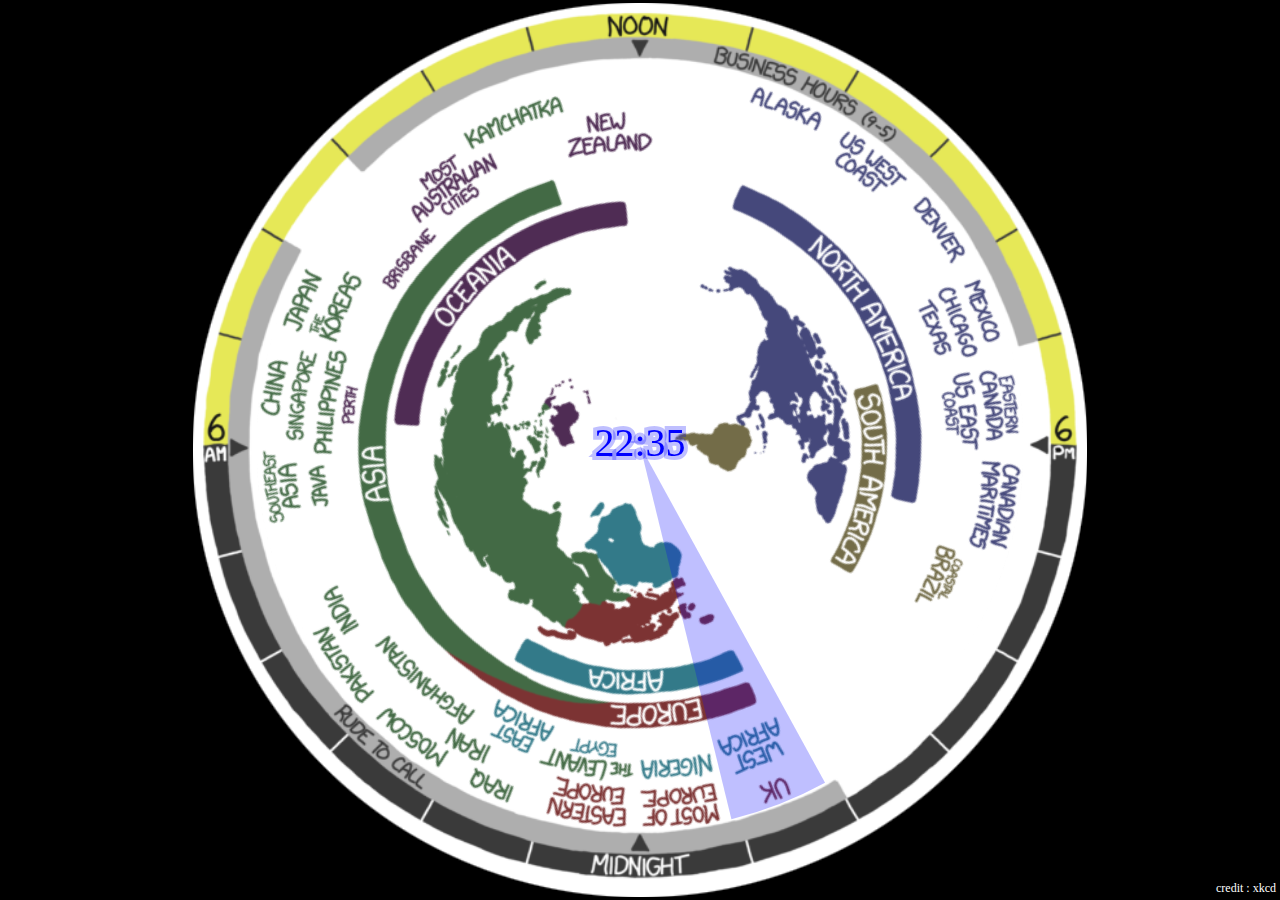
<file: content/xkclock/index.html>
<!DOCTYPE html>
<html>
<head>
  <meta name="viewport" content="width=device-width, user-scalable=no">
  <style>
  body { overflow:hidden; cursor:pointer; }
  #clock { position:absolute; }
  #credit { position:absolute; bottom:4px; right:4px; font-family:"Comic Sans MS"; font-size:12px; text-decoration:none; color:white; }
  #__app__, #__phone__ { background-color: black; }
  </style>
</head>

<body id="__app__" style='margin:0;'>
  <canvas id='clock'></canvas>
  <a id='credit' target='_blank' href='http://xkcd.com/1335/'>credit : xkcd</a>

  <script>
    var outer = document.createElement('img');
    var inner = document.createElement('img');
    var canvas = document.getElementById('clock');
    var slider = document.getElementById('slider');

    var TAU = Math.PI * 2; // The one, true circle constant.
    var size, halfSize;
    var halfSize = size/2;
    var myZone = 0;

    function timeInRadians(hours, minutes) {
      return TAU * (hours / 24 + minutes / (60 * 24));
    }

    function pad1(x) {
      if (x < 10) return '0' + x;
      return '' + x;
    }

    function setZone(zone) {
      if (zone == myZone) return;
      myZone = zone % 24;
      localStorage['tz'] = myZone;
      render();
    }

    function initZone() {
      myZone = parseInt(localStorage['tz']);
      if (isNaN(myZone)) {
        myZone = 0;
      }
    }

    function resize() {
      // Ugly -5 hacks to work around slightly-off image.
      var docElem = document.documentElement;
      var width = docElem.clientWidth, height = docElem.clientHeight;
      size = width > height ? height : width;
      halfSize = size/2;
      canvas.width = size; canvas.height = size;
      canvas.style.left = ((width - size) / 2) + 'px';
      canvas.style.top = ((height - size) / 2) + 'px';
      render();
    }

    function render() {
      var now = new Date();
      var hour = now.getUTCHours(), minute = now.getUTCMinutes();

      var ctx = canvas.getContext('2d');

      ctx.save();
      ctx.clearRect(0, 0, size, size);
      ctx.translate(halfSize, halfSize);

      // Outer ring.
      ctx.save();
      ctx.scale(0.994, 0.994); // inner image was a bit off, and code is easier than photoshop
      ctx.drawImage(outer, -halfSize, -halfSize, size, size);
      ctx.restore();

      ctx.translate(0, -size*.005); // The inside is all slightly off-kilter. Again, code over photoshop.

      // Inner ring, rotated.
      ctx.save();
      ctx.rotate(TAU/2 + timeInRadians(hour, minute));
      ctx.drawImage(inner, -halfSize*.855, -halfSize*.855, size*.855, size*.855);
      ctx.restore();

      // Timezone wedge.
      r = halfSize*0.855;
      var alpha0 = TAU/4 + timeInRadians(hour + myZone, minute - 30), x0 = Math.cos(alpha0)*r, y0 = Math.sin(alpha0)*r;
      var alpha1 = TAU/4 + timeInRadians(hour + myZone, minute + 30), x1 = Math.cos(alpha1)*r, y1 = Math.sin(alpha1)*r;
      ctx.fillStyle = 'rgba(0, 0, 255, 0.25)';
      ctx.beginPath();
      ctx.moveTo(0, 0);
      ctx.lineTo(x0, y0);
      ctx.arc(0, 0, r, alpha0, alpha1, false);
      ctx.closePath();
      ctx.fill();

      // Time text.
      var realHour = hour + myZone;
      if (realHour < 0) realHour += 24;
      var text = (realHour % 24) + ':' + pad1(minute);
      ctx.lineWidth = 8;
      ctx.strokeStyle = 'rgba(0, 0, 255, 0.25)';
      ctx.fillStyle = 'rgb(0, 0, 255)';
      ctx.font = "40px Comic Sans MS";
      ctx.beginPath();
      var width = ctx.measureText(text).width;
      ctx.strokeText(text, -width/2, 10);
      ctx.fillText(text, -width/2, 10);
      ctx.fill();
      ctx.stroke();

      ctx.restore();
    }

    initZone();

    var down = false;
    function zonePicker(x, y) {
      var now = new Date(), hour = now.getUTCHours(), minute = now.getUTCMinutes();
      x -= (canvas.offsetLeft + halfSize), y -= (canvas.offsetTop + halfSize);
      var angle = -TAU/4 - Math.atan2(-y, x);
      setZone(Math.round(angle * 24 / TAU - (minute / 60)) - hour);
    }
    window.onmousedown = function(e) { down = true; zonePicker(e.x, e.y); };
    window.onmouseup   = function(e) { down = false; };
    window.onmousemove = function(e) { if (down) zonePicker(e.x, e.y); };
    window.ontouchmove = function(e) { down = true; zonePicker(e.touches[0].clientX, e.touches[0].clientY); };

    outer.onload = inner.onload = render;
    outer.src = 'outer.png';
    inner.src = 'inner.png';

    window.onresize = resize;
    resize();

    setInterval(render, 60000);
    render();
  </script>

  <script>
    var _fs_debug = false, _fs_host = 'staging.fullstory.com', _fs_org = 'j15r.com';
    (function (m, n, e, t, l, o, g, y) {
      g = m[e] = function (a, b) {g.q ? g.q.push([a, b]) : g._api(a, b);};
      g.q = [];o = n.createElement(t);o.async = 1;o.src = 'https://' + _fs_host + '/s/fs.js';
      y = n.getElementsByTagName(t)[0];y.parentNode.insertBefore(o, y);
      g.identify = function (i, v) {g(l, {uid: i});if (v) g(l, v)};
      g.setUserVars = function (v) {FS(l, v)};
    })(window, document, 'FS', 'script', 'user');
  </script>
</body>
</html>
</file>
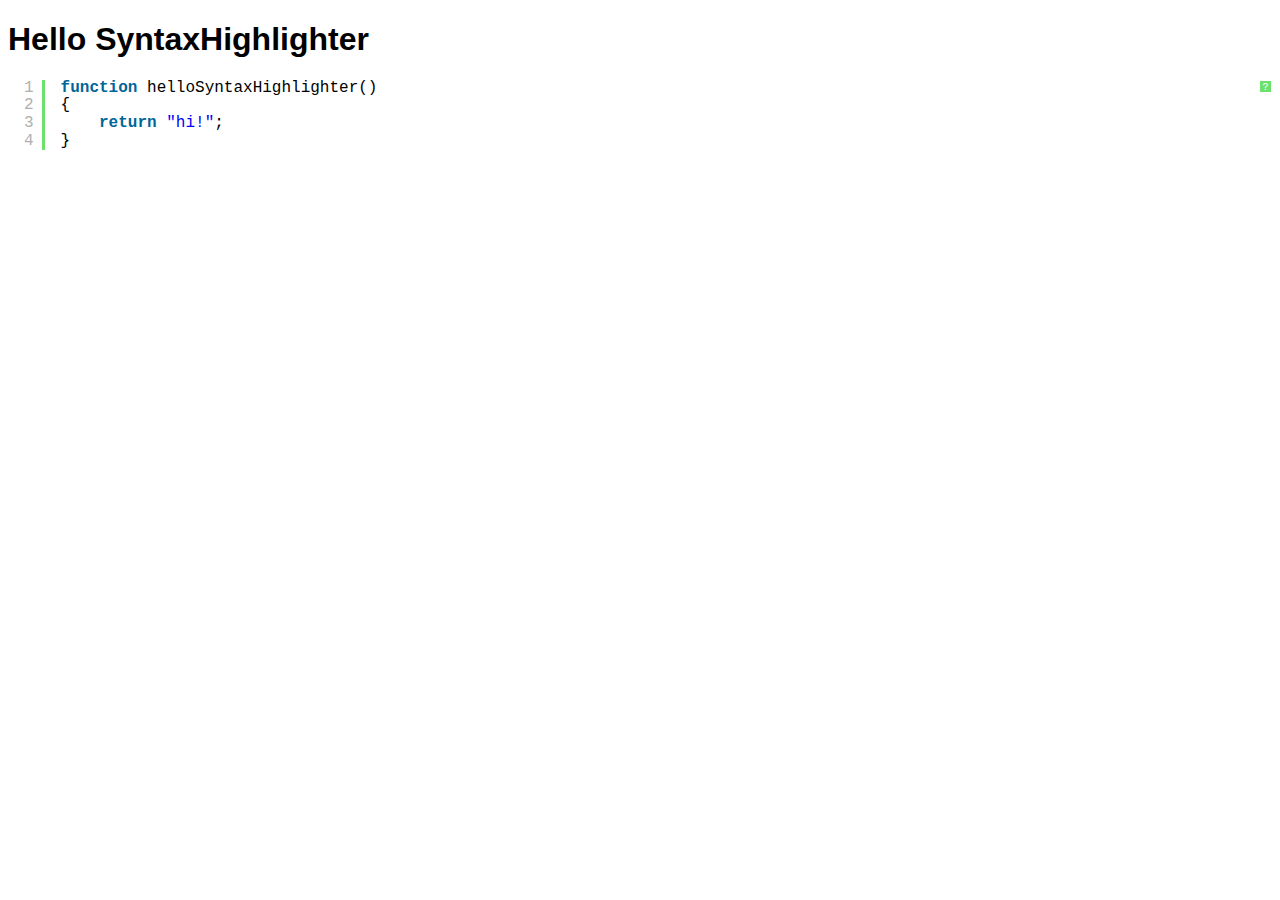
<file: content/slides/static/syntax/index.html>
<!DOCTYPE html PUBLIC "-//W3C//DTD XHTML 1.0 Strict//EN" "http://www.w3.org/TR/xhtml1/DTD/xhtml1-strict.dtd">
<html xmlns="http://www.w3.org/1999/xhtml" xml:lang="en" lang="en">
<head>
	<meta http-equiv="Content-Type" content="text/html; charset=UTF-8" />
	<title>Hello SyntaxHighlighter</title>
	<script type="text/javascript" src="scripts/shCore.js"></script>
	<script type="text/javascript" src="scripts/shBrushJScript.js"></script>
	<link type="text/css" rel="stylesheet" href="styles/shCoreDefault.css"/>
	<script type="text/javascript">SyntaxHighlighter.all();</script>
</head>

<body style="background: white; font-family: Helvetica">

<h1>Hello SyntaxHighlighter</h1>
<pre class="brush: js;">
function helloSyntaxHighlighter()
{
	return "hi!";
}
</pre>

</html>
</file>
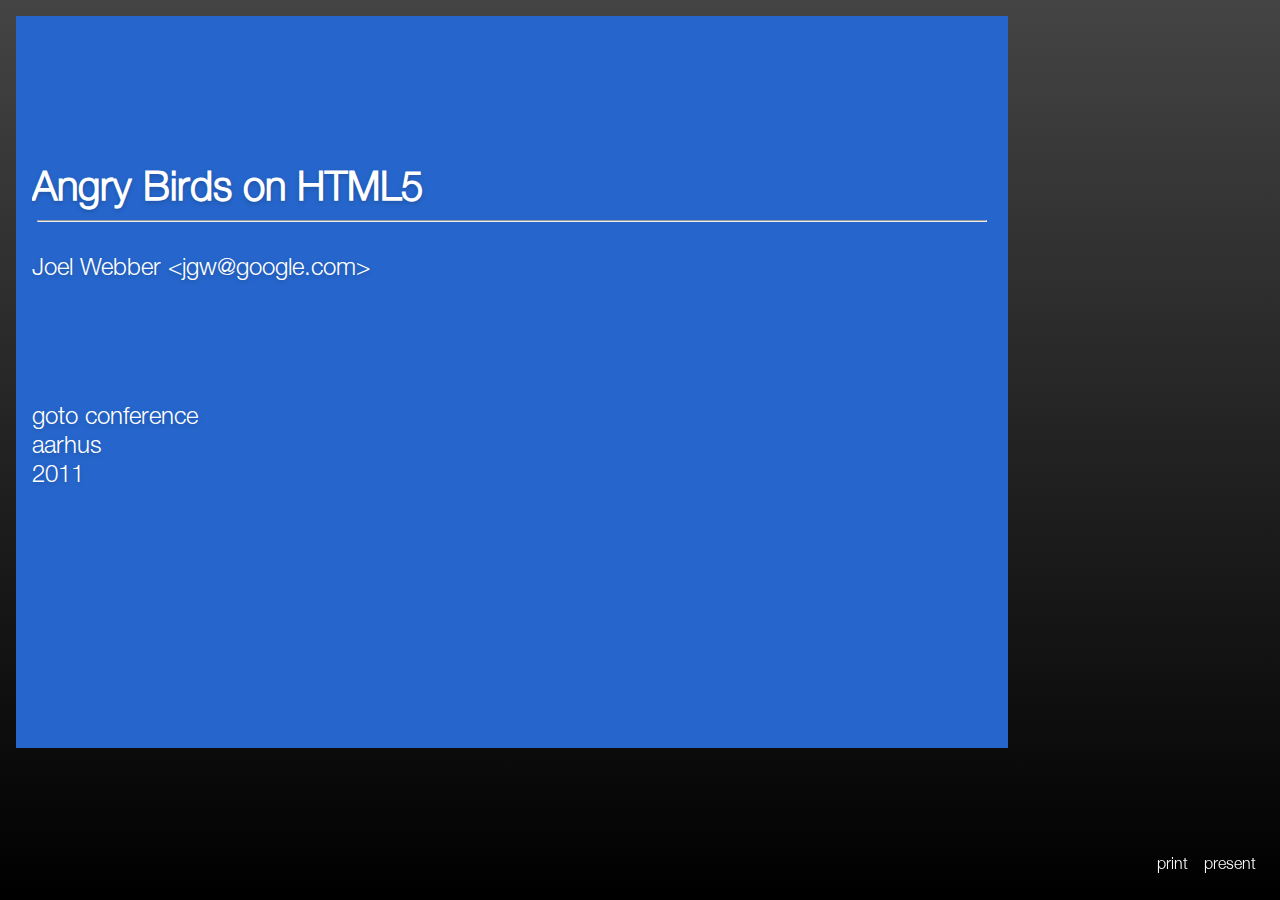
<file: content/slides/ab.html>
<!DOCTYPE html>
<html>
<head>
  <meta charset='utf-8'/>
  <meta http-equiv='X-UA-Compatible' content='IE=Edge;chrome=1'/>
  <link rel='stylesheet' href='static/slides.css'/>
  <title>Angry Birds on HTML5</title>

  <!-- syntax highlighting -->
  <script type='text/javascript' src='static/syntax/scripts/shCore.js'></script>
  <script type='text/javascript' src='static/syntax/scripts/shBrushJScript.js'></script>
  <script type='text/javascript' src='static/syntax/scripts/shBrushJava.js'></script>
  <script type='text/javascript' src='static/syntax/scripts/shBrushXml.js'></script>
  <script type='text/javascript' src='static/syntax/scripts/shBrushCss.js'></script>
  <link type='text/css' rel='stylesheet' href='static/syntax/styles/shCoreEclipse.css'/>
  <script type='text/javascript'>
  SyntaxHighlighter.defaults['gutter'] = false;
  SyntaxHighlighter.all();
  </script>

  <style>
  .slide.html5 header {
    background-image: url(ab/html5.png);
    background-repeat: no-repeat;
    background-position: top right;
  }

  .slide.parts header {
    background-image: url(ab/bird0.png);
    background-repeat: no-repeat;
    background-position: top right;
  }

  .slide.challenges header {
    background-image: url(ab/pig1.png);
    background-repeat: no-repeat;
    background-position: top right;
  }

  .slide.playn header {
    background-image: url(ab/playn-icon.png);
    background-repeat: no-repeat;
    background-position: top right;
  }
  </style>
</head>

<body>
  <div class='slides'>

    <div class='slide' id='slide0'>
    <div class='content segue blue'>
      <section class='intro'>
        <h2>Angry Birds on HTML5</h2>
        <hr> <br>
        <div>Joel Webber  &lt;jgw@google.com&gt;</div>
      </section>
      <section class='intro'>
        <div>goto conference</div>
        <div>aarhus</div>
        <div>2011</div>
      </section>
    </div>
    </div>

    <div class='slide' id='slide1'>
    <script>
    /*
    function slide1_onShow(slide) {
      var placeholder = slide.querySelector('.content .placeholder');
      var demo = slide.querySelector('.content .demo');
      var frame = demo.querySelector('iframe');

      placeholder.style.display = 'none';
      demo.style.display = '';
      frame.src = frame.getAttribute('_src');
    }

    function slide1_onHide(slide) {
      var placeholder = slide.querySelector('.content .placeholder');
      var demo = slide.querySelector('.content .demo');
      var frame = demo.querySelector('iframe');

      placeholder.style.display = '';
      demo.style.display = 'none';
      frame.src = 'about:blank';
    }
    */
    </script>
    <style>
      .demo {
        position: absolute;
        left: -10px; top: 0px;
        right: -10px; bottom: 0px;
      }
      .demo iframe {
        border: 0px;
      }
    </style>
    <div class='content'>
      <img class='placeholder' src='ab/demo.png'>
    </div>
    <div class='notes'>
      Update: This used to link to the now-defunct chrome.angrybirds.com
    </div>
    </div>

    <div class='slide' id='slide2'>
    <div class='content html5'>
      <header> <h1>Why the web?</h1> <hr> </header>
      <section>
        <ul>
          <li>No install</li>
          <li>Reach</li>
          <li>Seamless update</li>
          <li>Embeddable and linkable</li>
        </ul>
      </section>
    </div>
    </div>

    <div class='slide' id='slide3'>
    <div class='content parts'>
      <header> <h1>Goals</h1> <hr> </header>
      <section>
        <ul>
          <li>Fast startup</li>
          <li>Smooth 60 frame/s</li>
          <li>Cross-browser support</li>
        </ul>
      </section>
    </div>
    </div>

    <div class='slide' id='slide4'>
    <div class='content segue green'>
      <section class='intro'>
        <h2>Moving Parts</h2>
        <hr> <br>
      </section>
    </div>
    </div>

    <div class='slide' id='slide5'>
    <div class='content parts'>
      <header> <h1>Game Loop</h1> <hr> </header>
      <section>
        <ul>
          <li>Games are simply simulations:
            <ul>
              <li>Get user input</li>
              <li>Update the world</li>
              <li>Render the world</li>
            </ul>
          </li>
        </ul>
      </section>
    </div>
    </div>

    <div class='slide' id='slide6'>
    <div class='content parts'>
      <header> <h1>World Model</h1> <hr> </header>
      <section>
        <ul>
          <li>Static objects
            <ul>
              <li>Ground and slingshot</li>
            </ul>
          </li>
          <li>Dynamic objects
            <ul>
              <li>Pigs, birds, blocks, and so forth</li>
            </ul>
          </li>
          <li>Physics simulated using Box2D</li>
          <li></li>
          <li></li>
          <li></li>
          <li>User state
            <ul>
              <li>Score, birds available, levels played, ...</li>
              <li>View position, scale</li>
              <li>Slingshot state</li>
            </ul>
          </li>
        </ul>
      </section>
    </div>
    </div>

    <div class='slide' id='slide7'>
    <style>
    .game-container {
      position: absolute;
      width: 900px; top: 154px;
      -webkit-perspective: 1000;
    }

    .game-inner {
      -webkit-transform-style: preserve-3d;
      -webkit-transition: all 1.0s ease;
    }

    .game-image {
      position: absolute;
      -webkit-transition: all 1.0s ease;
    }

    .game-inner:hover { -webkit-transform: rotateY(-60deg); }
    .game-inner:hover .depth0 { -webkit-transform: translateZ(  0px); }
    .game-inner:hover .depth1 { -webkit-transform: translateZ( 64px); }
    .game-inner:hover .depth2 { -webkit-transform: translateZ(128px); }
    .game-inner:hover .depth3 { -webkit-transform: translateZ(196px); }
    .game-inner:hover .depth4 { -webkit-transform: translateZ(256px); }
    </style>
    <div class='content parts'>
      <header> <h1>Rendering the world: Backgrounds</h1> <hr> </header>
      <section>
        <ul>
          <li>Several layers, scaled and repeated</li>
          <li>Fill-rate is a challenge</li>
        </ul>
      </section>
      <div class='game-container'>
        <div class='game-inner'>
          <div class='game-image depth0' style='background:url(ab/bg1.png) repeat-x; width:900px; height:318px; top: 72px'></div>
          <div class='game-image depth1' style='background:url(ab/bg2.png) repeat-x; width:900px; height:152px; top:198px'></div>
          <div class='game-image depth2' style='background:url(ab/bg3.png) repeat-x; width:900px; height: 99px; top:251px'></div>
          <div class='game-image depth3' style='background:url(ab/bg4.png) repeat-x; width:900px; height:197px; top:350px'></div>
          <div class='game-image depth4' style='background:url(ab/bg5.png) repeat-x; width:900px; height: 36px; top:314px'></div>
        </div>
      </div>
    </div>
    <div class='notes'>
      Make sure to hover over this.
    </div>
    </div>

    <div class='slide' id='slide8'>
    <div class='content parts'>
      <header> <h1>Rendering the world: Sprites</h1> <hr> </header>
      <section>
        <ul>
          <li>Lots of dynamic objects
            <ul>
              <li>Blocks, blocks, and pigs</li>
              <li>Smoke trails and explosions</li>
            </ul>
          </li>
        </ul>
      </section>
      <div class='game-container'>
        <div class='game-inner'>
          <div class='game-image depth0' style='background:url(ab/bg.png) repeat-x; width:900px; height:450px; top: 100px'></div>
          <div class='game-image depth1' style='background:url(ab/block0.png) no-repeat; width:86px; height:43px; left:300px; top:330px;'></div>
          <div class='game-image depth1' style='background:url(ab/circle0.png) no-repeat; width:75px; height:75px; left:400px; top:300px;'></div>
          <div class='game-image depth1' style='background:url(ab/block0.png) no-repeat; width:86px; height:43px; left:480px; top:330px;'></div>
          <div class='game-image depth1' style='background:url(ab/slingshot.png) no-repeat; width:80px; height:194px; left:100px; top:280px;'></div>
          <div class='game-image depth1' style='background:url(ab/bird0.png) no-repeat; width:44px; height:44px; left:150px; top:200px;'></div>
          <div class='game-image depth1' style='background:url(ab/pig0.png) no-repeat; width:40px; height:40px; left:320px; top:288px;'></div>
          <div class='game-image depth1' style='background:url(ab/pig1.png) no-repeat; width:52px; height:44px; left:500px; top:286px;'></div>
          <div class='game-image depth1' style='background:url(ab/explosion.png) no-repeat; width:90px; height:90px; left:435px; top:220px;'></div>
        </div>
      </div>
    </div>
    <div class='notes'>
      Make sure to hover over this.
    </div>
    </div>

    <div class='slide' id='slide9'>
    <div class='content parts'>
      <header> <h1>Rendering the world: UI</h1> <hr> </header>
      <section>
        <ul>
          <li>Layered on top of everything else</li>
        </ul>
      </section>
      <div class='game-container'>
        <div class='game-inner'>
          <div class='game-image depth0' style='background:url(ab/bg.png) repeat-x; width:900px; height:450px; top: 100px'></div>
          <div class='game-image depth1' style='background:url(ab/block0.png) no-repeat; width:86px; height:43px; left:300px; top:330px;'></div>
          <div class='game-image depth1' style='background:url(ab/circle0.png) no-repeat; width:75px; height:75px; left:400px; top:300px;'></div>
          <div class='game-image depth1' style='background:url(ab/block0.png) no-repeat; width:86px; height:43px; left:480px; top:330px;'></div>
          <div class='game-image depth1' style='background:url(ab/slingshot.png) no-repeat; width:80px; height:194px; left:100px; top:280px;'></div>
          <div class='game-image depth1' style='background:url(ab/bird0.png) no-repeat; width:44px; height:44px; left:150px; top:200px;'></div>
          <div class='game-image depth1' style='background:url(ab/pig0.png) no-repeat; width:40px; height:40px; left:320px; top:288px;'></div>
          <div class='game-image depth1' style='background:url(ab/pig1.png) no-repeat; width:52px; height:44px; left:500px; top:286px;'></div>
          <div class='game-image depth1' style='background:url(ab/explosion.png) no-repeat; width:90px; height:90px; left:435px; top:220px;'></div>
          <div class='game-image depth3' style='background:url(ab/pause.png) no-repeat; width:100px; height:100px; left:4px; top:104px;'></div>
          <div class='game-image depth3' style='background:url(ab/restart.png) no-repeat; width:100px; height:100px; left:104px; top:104px;'></div>
          <div class='game-image depth3' style='background:url(ab/score.png) no-repeat; width:158px; height:59px; left:700px; top:120px;'></div>
          <div class='game-image depth3' style='background:url(ab/oops.png) no-repeat; width:390px; height:180px; left:220px; top:220px;'></div>
        </div>
      </div>
    </div>
    <div class='notes'>
      Make sure to hover over this.
    </div>
    </div>

    <div class='slide' id='slide10'>
    <div class='content parts'>
      <header> <h1>Resources</h1> <hr> </header>
      <section>
        <ul>
          <li>Images
            <ul>
              <li>Backgrounds, sprites, and UI</li>
              <li>
                <img src='ab/bird0.png' style='width:64px;height:64px;'>
                <img src='ab/bird1.png' style='width:64px;height:64px;'>
                <img src='ab/bird2.png' style='width:64px;height:64px;'>
                <img src='ab/pig0.png' style='width:64px;height:64px;'>
                <img src='ab/pig1.png' style='width:64px;height:64px;'>
                <img src='ab/pig2.png' style='width:64px;height:64px;'>
                <img src='ab/pig3.png' style='width:64px;height:64px;'>
                <img src='ab/explosion.png' style='width:64px;height:64px;'>
                <img src='ab/pause.png' style='width:64px;height:64px;'>
                <img src='ab/restart.png' style='width:64px;height:64px;'>
              </li>
            </ul>
          </li>
          <li>Audio
            <ul>
              <li>Music, ambient backgrounds, squawks and snorts</li>
              <li>
                <img src='ab/audio.png' style='width:64px;height:64px;'>
              </li>
            </ul>
          </li>
        </ul>
      </section>
    </div>
    <div class='notes'>
      Make sure to hover over this.
    </div>
    </div>

    <div class='slide' id='slide11'>
    <div class='content parts'>
      <header> <h1>Resources</h1> <hr> </header>
      <section>
        <ul>
          <li>Object definitions and level data
            <pre class='brush:js'>
            {
              theme: 'BACKGROUND_CLOUDS',
                world: {
                  bird_1: {
                    angle:0, id:'BIRD_YELLOW', x:58.472, // ...
            </pre>
          </li>
          <li>Sprite definitions
            <pre class='brush:js'>
            {
              image: 'INGAME_PIGS.png',
              spriteCount: 54,
              sprite_0: { id:'PIG_KING_03', x:2, 'y':2, width:131, // ...
            </pre>
          </li>
        </ul>
      </section>
    </div>
    </div>

    <div class='slide' id='slide12'>
    <div class='content segue green'>
      <section class='intro'>
        <h2>Challenges</h2>
        <hr> <br>
      </section>
    </div>
    </div>

    <div class='slide' id='slide13'>
    <div class='content challenges'>
      <header> <h1>Performance</h1> <hr> </header>
      <section>
        <ul class='buildup'>
          <li>How much time do we have?
            <svg width='800' height='50'>
              <line x1='20' y1='10' x2='780' y2='10'/>
              <polygon points='780,10 770,15 770,5'/>

              <line x1='20' y1='5' x2='20' y2='15'/>
              <text  x='20'  y='40' text-anchor='middle'>0s</text>

              <line x1='780' y1='5' x2='780' y2='15'/>
              <text  x='780'  y='40' text-anchor='middle'>1s</text>
            </svg>
          </li>
          <li>60 frames/s
            <svg width='800' height='50'>
              <line x1='20' y1='10' x2='780' y2='10'/>
              <polygon points='780,10 770,15 770,5'/>

              <line x1='20' y1='5' x2='20' y2='15'/>
              <text  x='20'  y='40' text-anchor='middle'>0s</text>

              <line x1='33' y1='5' x2='33' y2='15'/>
              <line x1='46' y1='5' x2='46' y2='15'/>
              <line x1='59' y1='5' x2='59' y2='15'/>
              <line x1='72' y1='5' x2='72' y2='15'/>
              <line x1='85' y1='5' x2='85' y2='15'/>
              <line x1='98' y1='5' x2='98' y2='15'/>
              <line x1='111' y1='5' x2='111' y2='15'/>
              <line x1='124' y1='5' x2='124' y2='15'/>
              <line x1='137' y1='5' x2='137' y2='15'/>

              <line x1='780' y1='5' x2='780' y2='15'/>
              <text  x='780'  y='40' text-anchor='middle'>1s</text>
            </svg>
          </li>
          <li>~16 ms
            <svg width='800' height='50'>
              <line x1='20' y1='10' x2='780' y2='10'/>
              <polygon points='780,10 770,15 770,5'/>

              <line x1='20' y1='5' x2='20' y2='15'/>
              <text  x='20'  y='40' text-anchor='middle'>0s</text>

              <line x1='780' y1='5' x2='780' y2='15'/>
              <text  x='770'  y='40' text-anchor='middle'>16ms</text>
            </svg>
          </li>
          <li>User input, game logic, physics, rendering, garbage collection, ...</li>
          <li>And you only get one thread!</li>
        </ul>
      </section>
    </div>
    </div>

    <div class='slide' id='slide14'>
    <div class='content challenges'>
      <header> <h1>Performance: Threads...</h1> <hr> </header>
      <section>
        <ul>
          <li>... or the lack thereof</li>
          <li>Modern game engines separate simulation from rendering</li>
            <ul>
              <li>Take advantage of multiple cores</li>
              <li>Run simulation and rendering at different rates</li>
            </ul>
          </li>
          <li>Javascript is single-threaded</li>
          <li>Could use HTML5 Web Workers in theory
            <ul> <li>(but this is very complex)</li> </ul>
          </li>
          <li>WebGL mitigates this to some extent in Chrome
            <ul> <li>GPU babysitting happens in another process</li> </ul>
          </li>
        </ul>
      </section>
    </div>
    </div>

    <div class='slide' id='slide15'>
    <div class='content challenges'>
      <header> <h1>Performance: Rendering</h1> <hr> </header>
      <section>
        <ul>
          <li>DOM
            <ul>
              <li>Use the browser's built-in element model</li>
              <li>Use CSS to control transforms</li>
              <li>Not as bad as you might expect, if you stay on the rails</li>
            </ul>
          </li>
          <li>
            <pre class='brush:html'>
&lt;div style='
    background: url(pig.png) no-repeat;
    -webkit-transform: matrix3d(
      m00, m10,  0, tx,
      m01, m11,  0, ty,
        0,   0,  1,  0,
        0,   0,  0,  1
    );
  '
/&gt;
            </pre>
          </li>
        </ul>
      </section>
    </div>
    </div>

    <div class='slide' id='slide16'>
    <div class='content challenges'>
      <header> <h1>Performance: Rendering</h1> <hr> </header>
      <section>
        <ul>
          <li>HTML5 Canvas
            <ul>
              <li>Immediate-mode 2D API, similar to Apple's CoreGraphics</li>
              <li>Hardware-accelerated on many browsers</li>
            </ul>
          </li>
          <li>
            <pre class='brush:js'>
var ctx = canvas.getContext('2d');
ctx.save();
ctx.transform(m00, m01, m10, m11, tx, ty);
ctx.drawImage(pigImg, 0, 0);
ctx.restor();
            </pre>
          </li>
        </ul>
      </section>
    </div>
    </div>

    <div class='slide' id='slide17'>
    <div class='content challenges'>
      <header> <h1>Performance: Rendering</h1> <hr> </header>
      <section>
        <ul>
          <li>WebGL
            <ul>
              <li>Hardware-accelerated 3D API, modeled on OpenGL ES 2</li>
              <li>By far the fastest approach...</li>
              <li>...but not supported everywhere yet</li>
            </ul>
          </li>
          <li>
            <pre class='brush:js'>
var positions = new Float32Array([0, 0, 0, 1, 1, 1, 1, 0]);
gl.bufferSubData(gl.ARRAY_BUFFER, 0, positions);

var texCoords = new Float32Array([0, 0, 0, 1, 1, 1, 1, 0]);
gl.bufferSubData(gl.ARRAY_BUFFER, 0, texCoords);

gl.bindTexture(gl.TEXTURE_2D, tex);
gl.texImage2D(gl.TEXTURE_2D, 0, gl.RGBA, gl.RGBA, gl.UNSIGNED_BYTE, pig);

gl.vertexAttribPointer(posAttr, 3, gl.FLOAT, false, 0, 0);
gl.vertexAttribPointer(texAttr, 2, gl.FLOAT, false, 0, 12 * 4);

gl.bindBuffer(gl.ELEMENT_ARRAY_BUFFER, indexBuffer);
gl.drawArrays(gl.TRIANGLE_STRIP, 0, 4);
            </pre>
          </li>
        </ul>
      </section>
    </div>
    </div>

    <div class='slide' id='slide18'>
    <div class='content challenges'>
      <header> <h1>Performance: Physics</h1> <hr> </header>
      <section>
        <ul>
          <li>Box2D does enormous amounts of matrix math
            <pre class='brush:js'>
function mul(A, v, out) {
  out.x = v.x * A.m00 + v.y * A.m10;
  out.y = v.x * A.m01 + v.y * A.m11;
}

var A = new Mat(1, 0, 0, 1);
var v = new Vec(0, 0);
mul(A, v, out);
            </pre>
          </li>
          <li>V8 generates <em>875</em> instructions for this mul() function</li>
        </ul>
      </section>
    </div>
    </div>

    <div class='slide' id='slide19'>
    <div class='content challenges'>
      <header> <h1>Performance: Physics</h1> <hr> </header>
      <section>
        <ul>
          <li>TypedArrays to the rescue!
            <pre class='brush:js'>
function mul(A, v, out) {
  out[0] = v[0] * A[0] + v[1] * A[2];
  out[1] = v[0] * A[1] + v[1] * A[3];
}

var A = new Float32Array(1, 0, 0, 1);
var v = new Float32Array(0, 0);
mul(A, v, out);
            </pre>
          </li>
          <li>V8 generates <em>376</em> instructions for this mul() function</li>
          <li>Translates to roughly 30% performance improvement</li>
        </ul>
      </section>
    </div>
    </div>

    <div class='slide' id='slide20'>
    <div class='content challenges'>
      <header> <h1>Performance: Garbage-collection</h1> <hr> </header>
      <section>
        <ul>
          <li>Fast, except when it's not</li>
          <li>Predictability is more important than raw overall speed
            <ul>
              <li>Remember: 16ms per frame</li>
              <li>One pause can cause a frame skip</li>
            </ul>
          </li>
          <li>Strategy
            <ul>
              <li>Pre-allocate world objects</li>
              <li>Object pooling</li>
            </ul>
          </li>
          <li>V8 gets a new garbage collector!</li>
        </ul>
      </section>
    </div>
    </div>

    <div class='slide' id='slide21'>
    <div class='content challenges'>
      <header> <h1>Startup time</h1> <hr> </header>
      <section>
        <ul>
          <li>The web's unique challenges
            <ul>
              <li>The good news: You can make web apps start nearly instantly</li>
              <li>The bad news: Your users expect them to <em>actually</em> start instantly</li>
              <li>The worse news: The network's always slower than you think it is</li>
            </ul>
          </li>
        </ul>
      </section>
    </div>
    </div>

    <div class='slide' id='slide22'>
    <div class='content challenges'>
      <header> <h1>Startup time: Caching</h1> <hr> </header>
      <section>
        <ul>
          <li>The cache can be your friend:
            <ul>
              <li>The browser cache is a good start
                <ul><li>Careful with those headers!</li></ul>
              </li>
              <li>The HTML5 AppCache is much more powerful</li>
            </ul>
          </li>
          <li>Much easier to perform incremental updates than with installed packages</li>
        </ul>
      </section>
    </div>
    </div>

    <div class='slide' id='slide23'>
    <div class='content challenges'>
      <header> <h1>Startup time: Sprites</h1> <hr> </header>
      <section>
        <ul>
          <li>Individual images are natural on the web
            <pre class='brush:html'>
&lt;img src='bird0.png'&gt;
            </pre>
          <li>But HTTP requests are expensive!</li>
          <li>Solution: sprite sheets</li>
        </ul>
        <div style='text-align:center;'>
          <br>
          <img src='ab/bird_sheet.png' style='width:320px; height:320px;'>
          &nbsp; &nbsp; &nbsp; &nbsp;
          <img src='ab/pig_sheet.png' style='width:320px; height:320px;'>
        </div>
      </section>
    </div>
    </div>

    <div class='slide' id='slide24'>
    <div class='content challenges'>
      <header> <h1>Startup time: Cheating</h1> <hr> </header>
      <section>
        <li>Pay no attention to the man behind the curtain
          <ul>
            <li>You can't fix the network, but you can cheat!</li>
            <li>Only load what you need</li>
            <li>Whenever possible, hide loading where the user won't notice</li>
          </ul>
        </li>
        <div style='text-align:center;'>
          <br>
          <br>
          <img src='ab/splash.png' style='width:240px; height:160px;'>
          &nbsp; &nbsp;
          <img src='ab/intro.png' style='width:240px; height:160px;'>
          &nbsp; &nbsp;
          <img src='ab/story.png' style='width:240px; height:160px;'>
        </div>
      </section>
    </div>
    </div>

    <div class='slide' id='slide25'>
    <div class='content challenges'>
      <header> <h1>Audio</h1> <hr> </header>
      <section>
        <ul>
          <li>Two approaches:
            <ul>
              <li>The one that's deprecated
                <ul>
                  <li>HTML5 &lt;audio&gt; tag is woefully inadequate for games<li>
                  <li>Particularly bad for low-latency audio</li>
                </ul>
              </li>
              <li>The one that doesn't work yet
                <ul>
                  <li>The new Web Audio API isn't available everywhere yet</lI>
                </ul>
              </li>
            </ul>
          </li>
          <li>How Web Audio will fix the problem
            <ul>
              <li>Explicit buffer management</li>
              <li>Precise scheduling</li>
              <li>Convolutions and other effects</li>
              <li>Spatialization</li>
            </ul>
          </li>
        </ul>
      </section>
    </div>
    </div>

    <div class='slide' id='slide26'>
    <div class='content segue green'>
      <section class='intro'>
        <h2>PlayN</h2>
        <hr> <br>
      </section>
    </div>
    </div>

    <div class='slide' id='slide27'>
    <div class='content playn'>
      <header> <h1>What is PlayN?</h1> <hr> </header>
      <section>
        <ul>
          <li>Java library for casual games
            <ul>
              <li>Introduced as 'ForPlay' at Google I/O 2011</li>
            </ul>
          </li>
          <li>Targets: HTML5, Flash, Android</li>
          <li>Desktop JVM used for development and debugging</li>
          <li>developers.google.com/playn
            <ul>
              <li>Open source</li>
              <li>Already seeing significant contributions</li>
              <li>Early days: contributions welcome!</li>
            </ul>
          </li>
        </ul>
      </section>
    </div>
    </div>

    <div class='slide' id='slide28'>
    <div class='content segue blue'>
      <section class='intro'>
        <h2>Stop: Demo Time</h2>
        <hr> <br>
      </section>
    </div>
    </div>

    <div class='slide' id='slide29'>
    <div class='content playn'>
      <header> <h1>PlayN: Goals</h1> <hr> </header>
      <section>
        <ul>
          <li>Simple</li>
          <li>Reductionist</li>
          <li>Cross-platform</li>
          <li>Focused on the 'middle of the bell-curve'</li>
        </ul>
      </section>
    </div>
    </div>

    <div class='slide' id='slide30'>
    <div class='content playn'>
      <header> <h1>Components: Game Loop</h1> <hr> </header>
      <section>
        <ul>
          <li>Simply implement playn.core.Game</li>
          <li>Ensures update() and paint() happen at the right time</li>
        </ul>
        <pre class='brush:java'>
public class MyGame implements Game {

  public void init() {
    // initialize game.
  }

  public void update(float delta) {
    // update world:
    //   delta indicates the time-step
  }

  public void paint(float alpha) {
    // render world:
    //   alpha indicates time in the range [0, 1) between world frames
  }
}
        </pre>
      </section>
    </div>
    </div>

    <div class='slide' id='slide31'>
    <div class='content playn'>
      <header> <h1>Components: Input</h1> <hr> </header>
      <section>
        <ul>
          <li>Simple abstractions for input devices
            <ul>
              <li>Pointer, Mouse, Touch</li>
              <li>Keyboard</li>
            </ul>
          </li>
        </ul>
        <pre class='brush:java'>
pointer().setListener(new Pointer.Adapter() {
  public void onPointerStart(Pointer.Event event) {
    // Handle mouse down event.
  }
});

keyboard().setListener(new Keyboard.Adapter() {
  public void onKeyDown(Event event) {
    // Handle key down event.
  }
});
        </pre>
      </section>
    </div>
    </div>

    <div class='slide' id='slide32'>
    <div class='content playn'>
      <header> <h1>Components: Graphics</h1> <hr> </header>
      <section>
        <ul>
          <li>Two main concepts
            <ul>
              <li>Layers: retained structures (similar to DOM)</li>
              <li>Surfaces: immediate rendering (similar to Canvas)</li>
            </ul>
          </li>
          <li>Implemented using a combination of DOM, Canvas, <em>and</em> WebGL</li>
        </ul>
        <pre class='brush:java'>
public void init() {
  bg = graphics().createSurfaceLayer();
  graphics.rootLayer().add(bg);

  Layer catGirl = graphics().createImageLayer('catGirl.png');
  graphics.rootLayer().add(catGirl);
}

public void paint(float alpha) {
  Surface surf = bg.surf();
  surf.clear();
  surf.drawImage(cloud, cloudX, cloudY);
}
        </pre>
      </section>
    </div>
    </div>

    <div class='slide' id='slide33'>
    <div class='content playn'>
      <header> <h1>Components: Audio</h1> <hr> </header>
      <section>
        <ul>
          <li>Simple audio API</li>
        </ul>
        <pre class='brush:java'>
public void init() {
  Sound music = assetManager().getSound('ambient.mp3');
  music.setLooping(true);
  music.play();

  squawk = assetManager().getSound('squawk.mp3');
}

public void somethingHappened() {
  squawk.play();
}
        </pre>
      </section>
    </div>
    </div>

    <div class='slide' id='slide34'>
    <div class='content playn'>
      <header> <h1>Components: Asset Management</h1> <hr> </header>
      <section>
        <ul>
          <li>Simple loading methods for images, sounds, and text</li>
        </ul>
        <pre class='brush:java'>
public void init() {
  Image image = assetManager().getImage('bird.png');
  Sound sound = assetManager().getSound('squawk.mp3');

  // Completion callbacks are available
  image.addCallback(new ResourceCallback&lt;Image&gt;() {
    public void done(Image resource) { imageReady = true; }
    public void error(Throwable err) { imageFailed(); }
  });

  // Text is necessarily async
  assetManager().getText('level.json', new ResourceCallback&lt;String&gt;() {
    public void done(String resource) { loadLevel(json().parse(resource)); }
    public void error(Throwable err) { gameOver(); }
  });
}
        </pre>
      </section>
    </div>
    </div>

    <div class='slide' id='slide35'>
    <div class='content playn'>
      <header> <h1>Components: Network</h1> <hr> </header>
      <section>
        <ul>
          <li>Some network access already handled by AssetManager</li>
          <li>You can also make direct HTTP requests</li>
        </ul>
        <pre class='brush:java'>
public void saveState() {
  Writer json = json().newWriter();
  json.key('id');    json.value(playerId);
  json.key('score'); json.value(playerScore);

  net().post('/saveState', json.write(), new Callback&lt;String&gt;() {
    public void onSuccess(String result) { }
    public void onFailure(Throwable cause) { tryAgain();}
  });
}
        </pre>
      </section>
    </div>
    </div>

    <div class='slide' id='slide36'>
    <div class='content playn'>
      <header> <h1>Components: Box2D</h1> <hr> </header>
      <section>
        <ul>
          <li>Box2D baked into the library</li>
          <li>Why embedded?
            <ul>
              <li>Somewhat tricky to do it yourself with JBox2D</li>
              <li>We can do some platform-specific optimizations</li>
            </ul>
          </li>
        </ul>
        <pre class='brush:java'>
public void init() {
  world = new World(gravity, true);

  Body ground = world.createBody(new BodyDef());
  PolygonShape groundShape = new PolygonShape();
  groundShape.setAsEdge(new Vec2(0, height), new Vec2(width, height));
  ground.createFixture(groundShape, 0.0f);

  world.setContactListener(new ContactListener() {
    public void beginContact(Contact contact) { ... }
    public void endContact(Contact contact) { ... }
    // ...
  }
}

public void update(float delta) {
  // Fix physics at 30f/s for stability.
  world.step(0.033f, 10, 10);
}
        </pre>
      </section>
    </div>
    </div>

    <div class='slide' id='slide37'>
    <div class='content playn'>
      <header> <h1>Future work</h1> <hr> </header>
      <section>
        <ul>
          <li>Input
            <ul><li>Game pads and other input devices</li></ul>
          </li>
          <li>Rendering
            <ul><li>3d graphics API</li></ul>
          </li>
          <li>Audio
            <ul><li>Audio effects and spatialization</li></ul>
          </li>
          <li>Network
            <ul><li>Streaming sockets</li></ul>
          </li>
          <li>C (or possibly LLVM) backend
            <ul><li>Support for iOS and other platforms</li></ul>
          </li>
        </ul>
      </section>
    </div>
    </div>

    <div class='slide' id='slide38'>
    <div class='content html5'>
      <header> <h1>The future of web games</h1> <hr> </header>
      <section>
        <ul>
          <li>Advanced APIs for game developers
            <ul>
              <li>WebGL, multiple render targets, deferred shading</li>
              <li>Low-latency audio, filters, and effects</li>
              <li>Full-screen, mouse lock</li>
            </ul>
          </li>
          <li>HTML5 Everywhere?
            <ul><li>All about performance!</li></ul>
          </li>
        </ul>
      </section>
    </div>
    </div>

    <div class='slide' id='slide39'>
    <div class='content'>
      <header> <h1>Thanks</h1> <hr> </header>
      <section>
        <ul>
          <li>Serdar Soganci (Rovio)</li>
          <li>Philip Rogers, Seth Ladd, Lilli Thompson (Google)</li>
          <li>Michael Bayne (Three Rings)</li>
        </ul>
      </section>
    </div>
    </div>

    <div class='slide' id='slide40'>
    <div class='content segue red'>
      <section class='intro'>
        <h2>Questions?</h2>
        <hr>
      </section>
    </div>
    </div>
  </div>

  <script src='static/slides.js'></script>

  <script>
    window['_fs_host'] = 'staging.fullstory.com';
    window['_fs_script'] = 'edge.staging.fullstory.com/s/fs.js';
    window['_fs_org'] = 'j15r.com';
    window['_fs_namespace'] = 'FS';
    (function(m,n,e,t,l,o,g,y){
        if (e in m) {if(m.console && m.console.log) { m.console.log('FullStory namespace conflict. Please set window["_fs_namespace"].');} return;}
        g=m[e]=function(a,b,s){g.q?g.q.push([a,b,s]):g._api(a,b,s);};g.q=[];
        o=n.createElement(t);o.async=1;o.crossOrigin='anonymous';o.src='https://'+_fs_script;
        y=n.getElementsByTagName(t)[0];y.parentNode.insertBefore(o,y);
        g.identify=function(i,v,s){g(l,{uid:i},s);if(v)g(l,v,s)};g.setUserVars=function(v,s){g(l,v,s)};g.event=function(i,v,s){g('event',{n:i,p:v},s)};
        g.anonymize=function(){g.identify(!!0)};
        g.shutdown=function(){g("rec",!1)};g.restart=function(){g("rec",!0)};
        g.log = function(a,b){g("log",[a,b])};
        g.consent=function(a){g("consent",!arguments.length||a)};
        g.identifyAccount=function(i,v){o='account';v=v||{};v.acctId=i;g(o,v)};
        g.clearUserCookie=function(){};
        g.setVars=function(n, p){g('setVars',[n,p]);};
        g._w={};y='XMLHttpRequest';g._w[y]=m[y];y='fetch';g._w[y]=m[y];
        if(m[y])m[y]=function(){return g._w[y].apply(this,arguments)};
        g._v="1.3.0";
    })(window,document,window['_fs_namespace'],'script','user');
    </script>
</body>
</html>
</file>
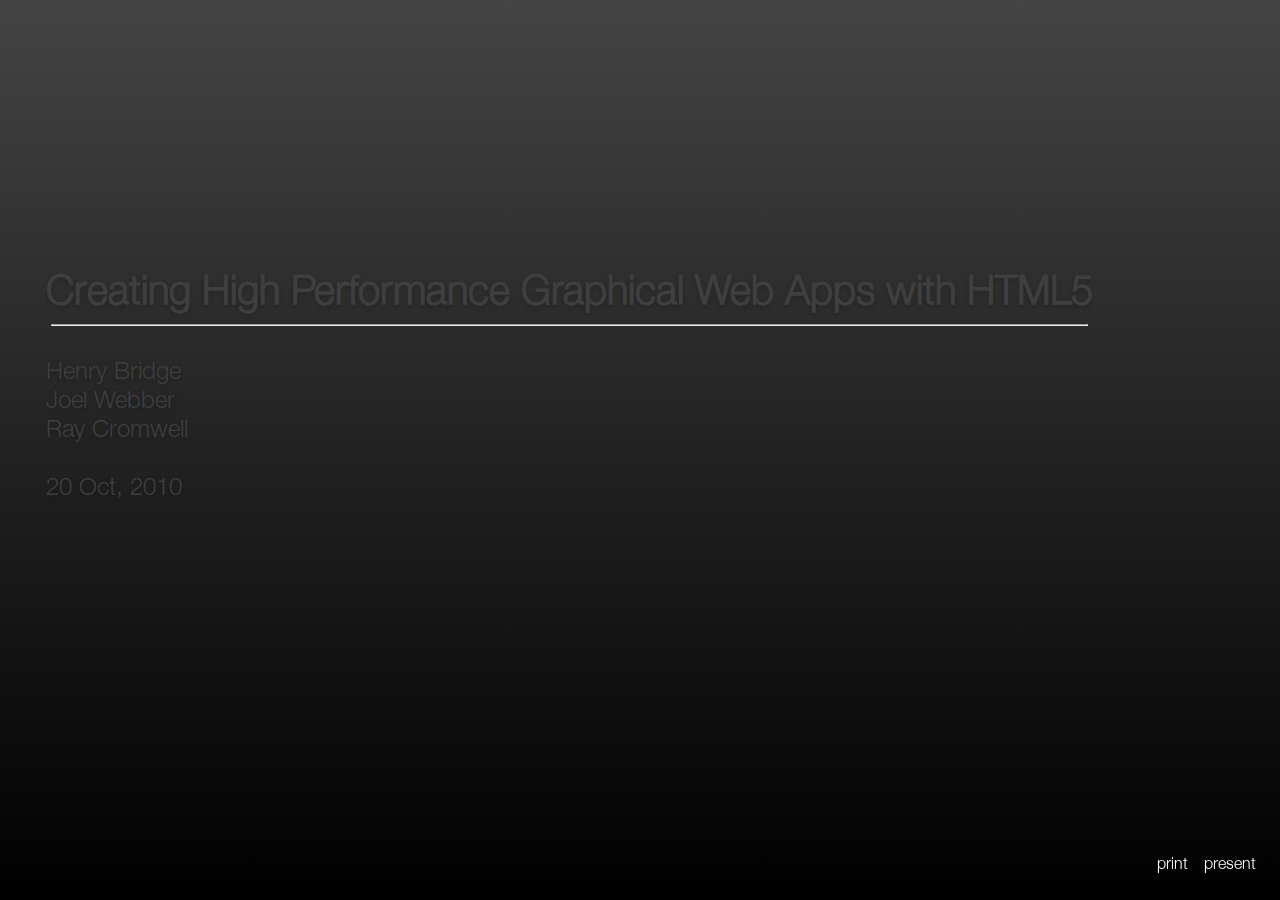
<file: content/slides/html5.html>
<!DOCTYPE html>
<html>
<head>
  <meta charset="utf-8"/>
  <meta http-equiv="X-UA-Compatible" content="IE=Edge;chrome=1"/>
  <link rel='stylesheet' href='static/slides.css'/>
  <title>Creating High Performance Graphical Web Apps with HTML5</title>

  <!-- syntax highlighting stuff -->
  <script type="text/javascript" src="static/syntax/scripts/shCore.js"></script>
  <script type="text/javascript" src="static/syntax/scripts/shBrushJScript.js"></script>
  <script type="text/javascript" src="static/syntax/scripts/shBrushJava.js"></script>
  <script type="text/javascript" src="static/syntax/scripts/shBrushXml.js"></script>
  <script type="text/javascript" src="static/syntax/scripts/shBrushCss.js"></script>
  <link type="text/css" rel="stylesheet" href="static/syntax/styles/shCoreEclipse.css"/>
  <script type="text/javascript">
  SyntaxHighlighter.defaults['gutter'] = false;
  SyntaxHighlighter.all();
  </script>

  <style>
  .intro    { margin-top:5em; }
  .intro h1 { font-size: 96px; }
  .intro h2 { font-size: 40px; }

  header {
    font-size: 32pt;
    width: 90%;
  }

  section, footer {
    margin: 120px 30px 0;
  }

  hr {
    margin: 0.2em;
  }

  img.tl { position: absolute;    top: 0;  left: 0; }
  img.tr { position: absolute;    top: 0; right: 0; }
  img.bl { position: absolute; bottom: 0; right: 0; }
  img.br { position: absolute; bottom: 0;  left: 0; }

  .demo {
    position: absolute;
    left: 10px; top: 10px;
    right: 10px; bottom: 10px;
  }
  .demo iframe {
    border: 0px;
  }

  table.browserSupport {
    border: 2px solid #ccc;
    width: 100%; height: 20em;
    border-collapse: collapse;
  }

  table.browserSupport th { background-color: #ccc; }

  table.browserSupport th,
  table.browserSupport td {
    border: 2px solid #444;
    text-align: center;
  }

  table.tech {
    border: 2px solid #ccc;
    width: 100%;
    border-collapse: collapse;
  }

  table.tech tr {
    height: 3em;
  }

  table.tech th,
  table.tech td {
    border: 2px solid #444;
    text-align: center;
  }

  .pic {
    position: absolute;
    opacity:0;
    -webkit-box-shadow: 5px 5px 5px #444;
    -webkit-transition-property: -webkit-transform, opacity;
    -webkit-transition-duration: 1s;
    -webkit-transition-timing-function: ease-in-out;
  }

  svg text {
    font-family: HelveticaNeueLT;
    font-size: 24px;
  }

  svg text.code {
    font-family: Inconsolata;
    font-size: 24px;
  }

  svg line { stroke:rgb(0, 0, 0); stroke-width:2 }
  svg polygon { fill:rgb(0, 0, 0); stroke-width:0 }
  </style>

  <script>
  // Picture animation helpers.
  function stylePic(pic, x, y, r, scale, opacity) {
      pic.style['-webkit-transform'] =
        'translate3d(' + x + 'px,' + y + 'px,0px) ' +
        'rotate(' + r + 'deg) ' +
        'scale(' + scale + ')';
      pic.style.opacity = opacity;
  }

  function initPics(slide, positions, rot) {
    var i = 0;
    var imgs = query('img.pic', slide).forEach(function(img) {
      var p = positions[i++];
      var y = (p.y - 200) * 8 + 200;
      stylePic(img, p.x, y, p.r + rot, 4, 0);
    });
  }

  function animatePics(slide, positions) {
    var i = 0;
    var imgs = query('img.pic', slide).forEach(function(img) {
      var p = positions[i++];
      stylePic(img, p.x, p.y, p.r, 1, 1);
    });
  }
  </script>
</head>

<body>
  <div class="presentation">
    <div class="slides">

      <div class="slide segue blue">
        <section class="intro">
          <h2>Creating High Performance Graphical Web Apps with HTML5</h2>
          <hr> <br>
          <div>Henry Bridge</div>
          <div>Joel Webber</div>
          <div>Ray Cromwell</div>
          <br>
          <div>20 Oct, 2010</div>
        </section>
      </div>

      <div class="slide" oninit='initPics(this, _positions2, 0)' onload='animatePics(this, _positions2)' onunload='initPics(this, _positions2, 0)'>
        <script>
        var _positions2 = [
          { x:  0, y:  0, r:-20 },
          { x:500, y:  0, r: 20 },
          { x:  0, y:370, r: 20 },
          { x:450, y:300, r:-20 },
        ];
        </script>
        <header> <h1>What can you do with web graphics today?</h1> <hr> </header>
        <section style='height:550px;'>
          <img class='pic' src='html5/gallery.png' class='tr'>
          <img class='pic' src='html5/aquarium.png' class='tl'>
          <img class='pic' src='html5/collectibles.png' class='bl'>
          <img class='pic' src='html5/darkroom.png' class='br'>
        </section>
      </div>

      <div class="slide">
        <div class='demo'>
          <iframe width='100%' height='100%' scrolling='no' _src='http://webglsamples.googlecode.com/hg/aquarium/aquarium.html'></iframe>
        </div>
      </div>

      <div class="slide">
        <div class='demo'>
          <iframe width='100%' height='100%' scrolling='no' _src='http://webglsamples.googlecode.com/hg/collectibles/index.html'></iframe>
        </div>
      </div>

      <div class="slide">
        <div class='demo' style='background-color:black;'>
          <iframe width='100%' height='100%' scrolling='no' _src='http://developer.apple.com/safaridemos/showcase/gallery/'></iframe>
        </div>
      </div>

      <div class="slide">
        <div class='demo'>
          <iframe width='100%' height='100%' scrolling='no' _src='http://mugtug.com/darkroom/'></iframe>
        </div>
      </div>

      <div class="slide">
        <header> <h1>Why the web</h1> <hr> </header>
        <section>
          <ul>
            <li>No install</li>
            <li>Seamless update</li>
            <li>Cross-platform device support</li>
          </ul>
        </section>
      </div>

      <div class="slide">
        <header> <h1>We've come a long way</h1> <hr> </header>
        <section>
          <svg width='100%' height='100%'>
            <line x1='10' y1='300' x2='800' y2='300'/>
            <polygon points='800,300 790,305 790,295'/>

            <text  x='50'  y='230' text-anchor='middle' class='code'>&lt;img&gt;</text>
            <line x1='50' y1='250' x2='50' y2='350'/>
            <text  x='50'  y='380' text-anchor='middle'>1993</text>

            <image x='225'  y='25' width='150px' height='150px' xlink:href='html5/butterfly.png'/>
            <text  x='300'  y='200' text-anchor='middle'>SVG</text>
            <text  x='300'  y='230' text-anchor='middle' class='code'>&lt;canvas&gt;</text>
            <line x1='300' y1='250' x2='300' y2='350'/>
            <text  x='300'  y='380' text-anchor='middle'>2005</text>

            <image x='425'  y='25' width='150px' height='150px' xlink:href='html5/css3.png'/>
            <line x1='500' y1='250' x2='500' y2='350'/>
            <text  x='500'  y='230' text-anchor='middle'>CSS 3</text>
            <text  x='500'  y='380' text-anchor='middle'>2007</text>

            <image x='625'  y='25' width='150px' height='150px' xlink:href='html5/webgl.png'/>
            <line x1='700' y1='250' x2='700' y2='350'/>
            <text  x='700'  y='230' text-anchor='middle'>WebGL</text>
            <text  x='700'  y='380' text-anchor='middle'>2009</text>
          </svg>
        </section>
      </div>

      <div class="slide">
        <header> <h1>Browser and device support</h1> <hr> </header>
        <section>
          <table class='browserSupport'>
            <colgroup> <col width='10%'> <col width='10%'> <col width='10%'> <col width='10%'> <col width='10%'> <col width='10%'> <col width='10%'> </colgroup>
            <tr height='3em'> <th></th>       <th>IE 9</th>     <th>Firefox</th>  <th>Chrome</th>   <th>Safari</th>   <th>Mobile Safari</th> <th>Android Browser</th> </tr>
            <tr>              <th>SVG</th>    <td>&#x221A;</td> <td>&#x221A;</td> <td>&#x221A;</td> <td>&#x221A;</td> <td>&#x221A;</td>      <td>&#x221A;</td>        </tr>
            <tr>              <th>Canvas</th> <td>&#x221A;</td> <td>&#x221A;</td> <td>&#x221A;</td> <td>&#x221A;</td> <td>&#x221A;</td>      <td>&#x221A;</td>        </tr>
            <tr>              <th>3D CSS</th> <td>        </td> <td>        </td> <td>&#x221A;</td> <td>&#x221A;</td> <td>&#x221A;</td>      <td>        </td>        </tr>
            <tr>              <th>WebGL</th>  <td>        </td> <td>&#x221A;</td> <td>&#x221A;</td> <td>        </td> <td>        </td>      <td>        </td>        </tr>
          </table>
        </section>
      </div>

      <div class="slide" oninit='initPics(this, _positions0, 45)' onload='animatePics(this, _positions0)' onunload='initPics(this, _positions0, 45)'>
        <script>
        var _positions0 = [
          { x:500, y:350, r:0 },
          { x:-50, y:300, r:-10 },
          { x:300, y:50, r:-15 },
          { x:250, y:300, r:-30 },
          { x:550, y:0, r:25 },
          { x:0, y:0, r:15 },
        ];
        </script>
        <header> <h1>SVG & &lt;canvas&gt; &mdash; dynamic 2D</h1> <hr> </header>
        <section style='height:23em'>
          <img class='pic' style='width:400px; height:200px;' src='html5/keyboard.png'>
          <img class='pic' style='width:400px; height:300px;' src='html5/mailgame.png'>
          <img class='pic' style='width:400px; height:300px;' src='html5/spacegame.png'>
          <img class='pic' style='width:300px; height:200px;' src='html5/sketch.png'>
          <img class='pic' style='width:400px; height:300px;' src='html5/wilderness.png'>
          <img class='pic' style='width:400px; height:250px;' src='html5/mugtug.png'>
        </section>
      </div>

      <div class="slide">
        <header> <h1>SVG for interactive UI</h1> <hr> </header>
        <section>
          <img width='95%' src='html5/svg.png' style='margin-top: 1.5em;'>
        </section>
      </div>

      <div class="slide">
        <header> <h1>Creating SVG content is easy</h1> <hr> </header>
        <section>
          <img style='float:left; width:55%;' src='html5/svg_static.png'>
          <div style='float:left; width:40%; padding-left:0.5em;'>
            <pre class='brush:xml'>
              &lt;rect style="fill:#000080;
                fill-rule:evenodd;
                stroke:#000000;
                stroke-width:1px;
                stroke-linecap:butt;
                stroke-linejoin:miter;
                stroke-opacity:1"
                id="rect3001"
                width="377.14285"
                height="365.71429"
                x="54.285713"
                y="232.36218"/&gt;
              &lt;rect style="fill:#ff0000"
                id="rect3003"
                width="362.85715"
                height="377.14285"
                x="237.14285"
                y="452.36218"/&gt;
            </pre>
          <div>
        </section>
      </div>

      <div class="slide">
        <header> <h1>Making SVG content dynamic is also easy</h1> <hr> </header>
        <section>
          <svg style='float:left' width='45%' height='20em'>
            <style type="text/css">
              circle:hover { fill-opacity:0.9; }
            </style>
            <g style='fill-opacity:0.7;'>
              <circle cx='5cm' cy='2cm' r='100' style='fill:red; stroke:black; stroke-width:0.1cm' transform='translate(0,50)' />
              <circle cx='5cm' cy='2cm' r='100' style='fill:blue; stroke:black; stroke-width:0.1cm' transform='translate(70,150)' />
              <circle cx='5cm' cy='2cm' r='100' style='fill:green; stroke:black; stroke-width:0.1cm' transform='translate(-70,150)'/>
            </g>
          </svg>
          <div style='float:left; width:50%; padding-left:0.5em;'>
            <pre class='brush:xml'>
            &lt;style type="text/css"&gt;
              circle:hover {fill-opacity:0.9;}
            &lt;/style&gt;
            &lt;g style="fill-opacity:0.7;"&gt;
              &lt;circle cx="6.5cm" cy="2cm" r="100"
                style="fill:red; stroke:black;
                       stroke-width:0.1cm"
               transform="translate(0,50)"/&gt;
              &lt;circle cx="6.5cm" cy="2cm" r="100"
                style="fill:blue; stroke:black;
                       stroke-width:0.1cm"
               transform="translate(70,150)"/&gt;
              &lt;circle cx="6.5cm" cy="2cm" r="100"
                style="fill:green; stroke:black;
                       stroke-width:0.1cm"
               transform="translate(-70,150)"/&gt;
            &lt;/g&gt;
            </pre>
          <div>
        </section>
      </div>

      <div class="slide">
        <header> <h1>&lt;canvas&gt; working with bitmap data</h1> <hr> </header>
        <section>
          <svg width='40%' height='100%' style='float:left'>
            <image x='0' y='25' width='300px' height='150px' xlink:href='html5/google_color.png'/>
            <line x1='150' y1='175' x2='150' y2='325'/>
            <polygon points='150,325 145,315 155,315'/>
            <image x='0' y='325' width='300px' height='150px' xlink:href='html5/google_gray.png'/>
          </svg>

          <div style='float:left; width:55%; padding-left:0.5em;'>
            <pre class='brush:js'>
            var pix = ctx.getImageData(0, 0,
              canvas.width, canvas.height);
            for (var y = 0; y &lt; pix.height; y++) {
              for (var x = 0; x &lt; pix.width; x++) {
                var i = (y * 4) * pix.width + x * 4;
                var avg = (pix.data[i] +
                           pix.data[i + 1] +
                           pix.data[i + 2]
                          ) / 3;
                pix.data[i] = avg;
                pix.data[i + 1] = avg;
                pix.data[i + 2] = avg;
              }
            }

            ctx.putImageData(pix, 0, 0, 0, 0,
              pix.width, pix.height);
            return canvas.toDataURL();
            </pre>
          </div>
        </section>
      </div>

      <div class="slide">
        <header>Canvas – Very dynamic 2D apps (like games) <hr> </header>
        <div class='demo' style='top:6em;text-align:center;'>
          <iframe width='90%' height='100%' scrolling='no' _src='http://www.monocubed.com/doodles/processingjs/gmail/26/'></iframe>
          <!--iframe width='90%' height='100%' scrolling='no' _src='http://cgdc8.fizzlebot.com/SandTrap.g/sand-trap.htm'></iframe-->
        </div>
      </div>

      <div class="slide" oninit='initPics(this, _positions1, 45)' onload='animatePics(this, _positions1)' onunload='initPics(this, _positions1, 45)'>
        <script>
        var _positions1 = [
          { x:150, y:200, r:-20 },
          { x:-20, y: 20, r:-20 },
          { x:  0, y:350, r: 30 },
          { x:550, y:350, r:-30 },
          { x:450, y:  0, r: 25 },
          { x:400, y:300, r:-15 },
        ];
        </script>
        <header> <h1>3D CSS and WebGL &mdash; Dynamic 3D</h1> <hr> </header>
        <section style='height:23em'>
          <img class='pic' style='width:400px; height:200px;' src='html5/collectibles2.png'>
          <img class='pic' style='width:400px; height:200px;' src='html5/css3.png'>
          <img class='pic' style='width:300px; height:200px;' src='html5/cube.png'>
          <img class='pic' style='width:300px; height:200px;' src='html5/pool.png'>
          <img class='pic' style='width:400px; height:250px;' src='html5/photos.png'>
          <img class='pic' style='width:300px; height:200px;' src='html5/webgl.png'>
        </section>
      </div>

      <div class="slide">
        <header> <h1>3D CSS creates engaging effects</h1> <hr> </header>
        <section>
          <iframe style='border:0; width:40%; height: 350px; float:left;'
            scrolling='no'
            _src='http://webkit.org/blog-files/3d-transforms/image-flip.html'>
          </iframe>

          <div style='float:left; width:55%; padding-left:0.5em;'>
            <pre class='brush:css'>
            #flip-card {
              width: 100%;
              height: 100%;
              -webkit-transform-style: preserve-3d;
              -webkit-transition: -webkit-transform 1s;
            }

            #flip-container:hover #flip-card {
              -webkit-transform: rotateY(180deg);
            }
            </pre>
          </div>
        </section>
      </div>

      <div class="slide">
        <header> <h1>WebGL creates for immersive 3D experiences</h1> <hr> </header>
        <section>
          <img src='html5/aquarium.png' style='float:left; margin:1em;'>
          <div style='float:left; padding-top:1em;'>
            All the power of OpenGL ES 2.0
            <div style='padding-left:1em;'>
              <ul>
                <li class='dot'>Perspective</li>
                <li class='dot'>Textures</li>
                <li class='dot'>Shaders</li>
              </ul>
            </div>
          </div>
        </section>
      </div>

      <div class="slide">
        <header> <h1>3D graphics pipeline + serving</h1> <hr> </header>
        <section>
          <svg width='100%' height='100%' style='float:left'>
            <image x='250' y='100' width='500px' height='250px' xlink:href='html5/aquarium.png'/>

            <text x='100' y='50' text-anchor='middle'>UI (web dev)</text>
            <g transform='translate(100,60) rotate(30)'>
              <line x1='0' y1='0' x2='250' y2='0'/>
              <polygon points='250,0 240,5 240,-5'/>
            </g>

            <image x='0' y='325' width='200px' height='100px' xlink:href='html5/asset_shark.png'/>
            <image x='125' y='375' width='96px' height='96px' xlink:href='html5/asset_bg.png'/>
            <text x='125' y='500' text-anchor='middle'>Assets (artists)</text>
            <g transform='translate(210,490) rotate(-45)'>
              <line x1='0' y1='0' x2='275' y2='0'/>
              <polygon points='275,0 265,5 265,-5'/>
            </g>

            <text x='600' y='40' text-anchor='middle'>Server/Hosting (backend eng)</text>
            <g transform='translate(600,50) rotate(160)'>
              <line x1='0' y1='0' x2='200' y2='0'/>
              <polygon points='200,0 190,5 190,-5'/>
            </g>

            <text x='600' y='480' text-anchor='middle'>Shaders and Engine</text>
            <text x='600' y='510' text-anchor='middle'>(graphics engineers)</text>
            <g transform='translate(600,450) rotate(240)'>
              <line x1='0' y1='0' x2='200' y2='0'/>
              <polygon points='200,0 190,5 190,-5'/>
            </g>
          </svg>
        </section>
      </div>

      <div class="slide segue green">
        <section class="intro">
          <h2>Case Study: Porting a game to the web</h2>
          <hr>
        </section>
      </div>

      <div class="slide">
        <header> <h1>The Goal</h1> <hr> </header>
        <section>
          <ul>
            <li>Port a full game in all its complexity</li>
            <li>Explore the bounds of what’s possible in the browser</li>
            <li>Find the browser’s soft spots
              <ul>
                <li>Then fix them!</li>
              </ul>
            </li>
          </ul>
        </section>
      </div>

      <div class="slide">
        <div class='demo'>
          <iframe width='100%' height='100%' scrolling='no' _src='http://the.atl.corp.google.com:8080/GwtQuake.html'></iframe>
        </div>
      </div>

      <div class="slide">
        <header> <h1>Why Quake II</h1> <hr> </header>
        <section>
          <ul>
            <li>It might be a bit old (1997), but it was cutting edge at the time</li>
            <li>A Java port (Jake2) already existed</li>
            <li>We have a Java -&gt; Javascript compiler (GWT)</li>
            <li>Quake III would almost certainly perform just as well</li>
          </ul>
        </section>
      </div>

      <div class="slide">
        <header> <h1>The Technologies</h1> <hr> </header>
        <section>
          <table class='tech'>
            <tbody class='buildup'>
              <tr><td>Graphics</td><td>&lt;canvas&gt;, WebGL</td></tr>
              <tr><td>Media</td><td>&lt;audio&gt;, &lt;video&gt;</td></tr>
              <tr><td>Network</td><td>WebSocket</td></tr>
              <tr><td>Filesystem</td><td>LocalStorage</td></tr>
              <tr><td>Binary Data</td><td>TypedArray</td></tr>
            </tbody>
          </table>
        </section>
      </div>

      <div class="slide">
        <header> <h1>Porting Process</h1> <hr> </header>
        <div class='buildup'>
          <section>
            <ul>
              <li>Get something working
                <ul>
                  <li>Get the code to cross-compile</li>
                  <li>Load maps and models asynchronously</li>
                  <li>Port network code to WebSocket</li>
                  <li>Build a simple wireframe renderer</li>
                </ul>
              </li>
            </ul>
          </section>
          <img src='html5/quake_wireframe.png'
            style='position:absolute; width:512px; height:384px; right:0px; bottom:0px; -webkit-transform:rotate(-10deg)'>
        </div>
      </div>

      <div class="slide">
        <header> <h1>Porting Process</h1> <hr> </header>
        <div class='buildup'>
          <section>
            <ul>
              <li>Get something working well!
                <ul>
                  <li>Bridge OpenGL 1.1 -&gt; WebGL</li>
                  <li>Get multi-player working first</li>
                  <li>Port game logic to get single-player working</li>
                </ul>
              </li>
            </ul>
          </section>
          <img src='html5/quake_rendered.png'
            style='position:absolute; width:512px; height:384px; right:0px; bottom:0px; -webkit-transform:rotate(-10deg)'>
        </div>
      </div>

      <div class="slide">
        <header> <h1>Performance</h1> <hr> </header>
        <div class='buildup'>
          <img src='html5/quake_fps.png'
            style='position:absolute; right:128px; top:48px; -webkit-transform:rotate(10deg) scale(5)'>
          <section>
            <ul>
              <li>~30 f/s on MacBook Pro</li>
              <li>Could be significantly improved
                <ul>
                  <li>Better use of shaders</li>
                  <li>More careful optimization</li>
                </ul>
              </li>
              <li>Relatively poor load times
                <ul>
                  <li>Large binary object files pose difficulties</li>
                </ul>
              </li>
            </ul>
          </section>
        </div>
      </div>

      <div class="slide">
        <header> <h1>Why the web (redux)</h1> <hr> </header>
        <section>
          <ul>
            <li>No install
              <ul>
                <li>No friction</li>
                <li>Share links</li>
              </ul>
            </li>
            <li>Seamless update
              <ul>
                <li>No more client/server mismatches</li>
              </ul>
            </li>
            <li>Cross-platform device support
              <ul>
                <li>Why can't I play on my Mac?</li>
              </ul>
            </li>
          </ul>
        </section>
      </div>

      <div class="slide">
        <header> <h1>The high points</h1> <hr> </header>
        <section>
          <ul>
            <li>WebGL was exactly what we wanted</li>
            <li>Vertex and fragment shaders are awesome!
              <ul>
                <li>Takes most of the burden off the Javascript VM</li>
              </ul>
            </li>
            <li>Performance much better than expected</li>
            <li>WebSockets work beautifully
              <ul>
                <li>Atlanta - San Francisco deathmatch works well</li>
                <li>Atlanta - Sydney is passable</li>
              </ul>
            </li>
            <li>Async resource loading not as difficult as expected
              <ul>
                <li>Let the browser deal with it!</li>
              </ul>
            </li>
          </ul>
        </section>
        <img src='html5/quake_loading.png'
          style='position:absolute; width:384px; height:256px; right:8px; bottom:8px;'>
      </div>

      <div class="slide">
        <header> <h1>The low points</h1> <hr> </header>
        <section>
          <ul>
            <li>No fullscreen mode</li>
            <li>Main game loop on a timer (not sync'd to retrace)</li>
            <li>Parsing binary data excruciatingly slow</li>
            <li>Insufficient control over input devices</li>
            <li>&lt;audio&gt; tag insufficient for low-latency audio</li>
          </ul>
        </section>
      </div>

      <div class="slide">
        <header> <h1>The future</h1> <hr> </header>
        <section>
          <ul>
            <li>Mozilla Animation API</li>
            <li>Mozilla Audio Data API </li>
            <li>Working groups discussing:
              <ul>
                <li>Full-screen API</li>
                <li>Wedding TypedArray to other APIs</li>
              </ul>
            </li>
          </ul>
        </section>
      </div>

      <div class="slide segue red">
        <section class="intro">
          <h2>Questions?</h2>
          <hr>
        </section>
      </div>

    </div> <!-- slides -->
  </div> <!-- presentation -->

  <script src='static/slides.js'></script>
</body>
</html>
</file>
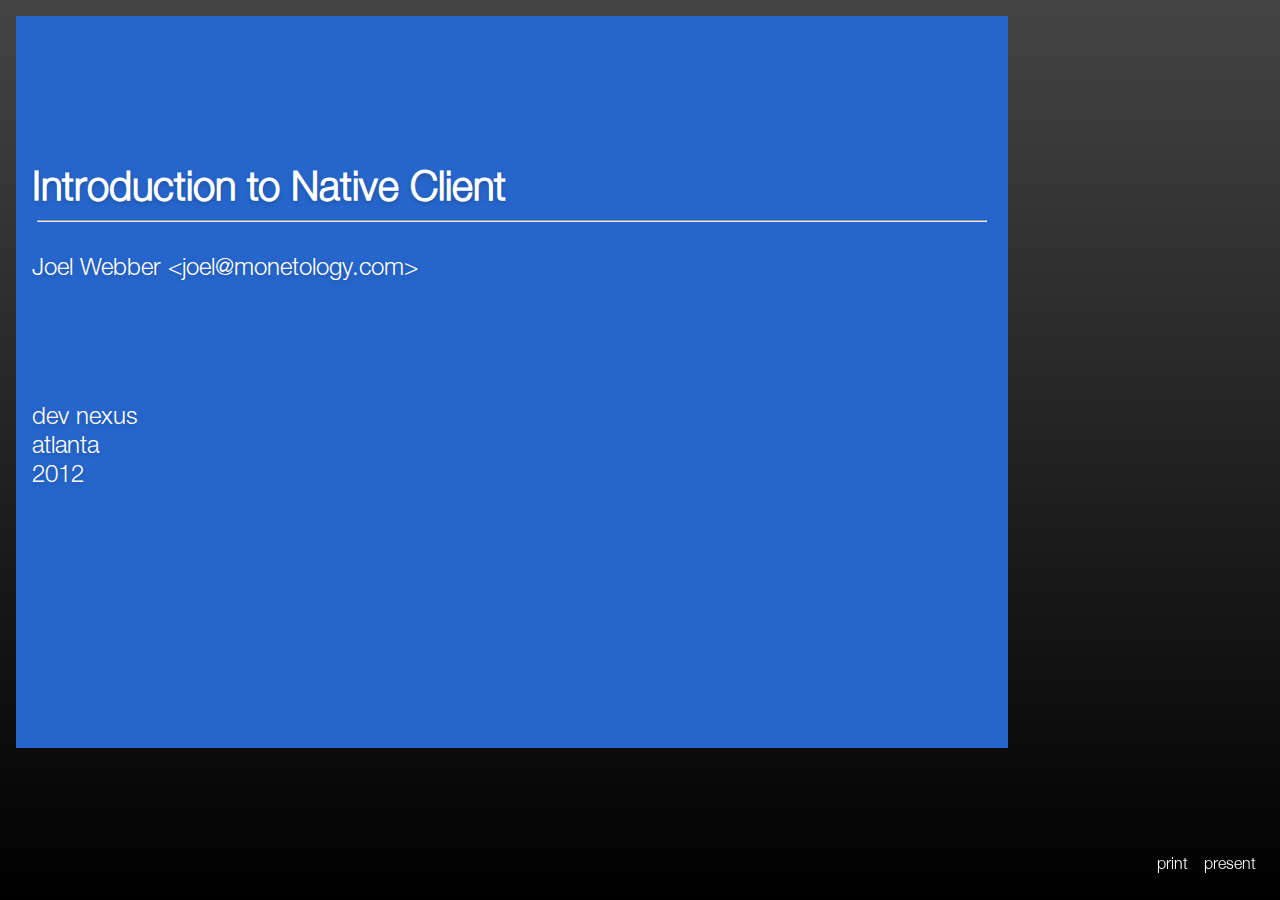
<file: content/slides/nacl.html>
<!DOCTYPE html>
<html>
<head>
  <meta charset='utf-8'/>
  <meta http-equiv='X-UA-Compatible' content='IE=Edge;chrome=1'/>
  <link rel='stylesheet' href='static/slides.css'/>
  <title>Introduction to Native Client</title>

  <!-- syntax highlighting -->
  <script type='text/javascript' src='static/syntax/scripts/shCore.js'></script>
  <script type='text/javascript' src='static/syntax/scripts/shBrushJScript.js'></script>
  <script type='text/javascript' src='static/syntax/scripts/shBrushJava.js'></script>
  <script type='text/javascript' src='static/syntax/scripts/shBrushXml.js'></script>
  <script type='text/javascript' src='static/syntax/scripts/shBrushCss.js'></script>
  <script type='text/javascript' src='static/syntax/scripts/shBrushCpp.js'></script>
  <link type='text/css' rel='stylesheet' href='static/syntax/styles/shCoreEclipse.css'/>
  <script type='text/javascript'>
  SyntaxHighlighter.defaults['gutter'] = false;
  SyntaxHighlighter.all();
  </script>

  <style>
  .slide.chrome header {
    background-image: url(static/chrome-logo.png);
    background-repeat: no-repeat;
    background-position: top right;
  }
  </style>
</head>

<body>
  <div class='slides'>

    <div class='slide'>
      <div class='content segue blue'>
        <section class='intro'>
          <h2>Introduction to Native Client</h2>
          <hr> <br>
          <div>Joel Webber  &lt;joel@monetology.com&gt;</div>
        </section>
        <section class='intro'>
          <div>dev nexus</div>
          <div>atlanta</div>
          <div>2012</div>
        </section>
      </div>
    </div>

    <div class='slide chrome'>
      <div class='content'>
        <header> <h1>Why</h1> <hr> </header>
        <section>
          <ul>
            <li>Google is performance-obsessed</li>
            <li>3 years ago:
              <ul><li>What if we could run native code in the browser?</li></ul>
            </li>
            <li>Retain good parts of the web:
              <ul><li>portability, security ease, reach, etc.</li></ul>
            </li>
            <li>Leverage bazillions of lines of existing C[++] code</li>
            <li>Ultimately replace insecure NPAPI plugins</li>
          </ul>
        </section>
      </div>
      <div class='notes'>
      Some stats suggest that, for some games, up to 90% of people who *want* to play abandon when prompted to install a plugin.
      </div>
    </div>

    <div class='slide chrome'>
      <div class='content'>
        <header> <h1>What</h1> <hr> </header>
        <section>
          <ul>
            <li>Run untrusted x86 code safely in Chrome</li>
            <li>Fully sandboxed</li>
              <ul>
                <li>No system API access</li>
                <li>May only call blessed "Pepper" APIs</li>
              </ul>
            </li>
          </ul>
        </section>
      </div>
    </div>

    <div class='slide chrome'>
      <div class='content'>
        <header> <h1>Performance</h1> <hr> </header>
        <section>
          <ul>
            <li>Box2D: NaCl roughly 10x faster than best Javascript
              <ul>
                <li>Often closer to 20x for hand-written JS</li>
                <li>Oddly, best JS results are for C++ cross-compiled to JS (!)</li>
              </ul>
              <li><a href='https://chrome.google.com/webstore/detail/hjoknlchfolpgpnehoelkgklihdipcmn'>Flocking Geese</a> benchmark</li>
            </li>
          </ul>
          <a href='http://blog.j15r.com/2011/12/for-those-unfamiliar-with-it-box2d-is.html'>
            <img src='nacl/box2d.png' width='640' style='position:absolute;bottom:32px;right:32px'>
          </a>
        </section>
      </div>
    </div>

    <div class='slide chrome'>
      <div class='content'>
        <header> <h1>Security</h1> <hr> </header>
        <section>
          <ul>
            <li>Same model as web</li>
            <li><em>Not</em> NPAPI or ActiveX</li>
            <li>Can <em>only</em> call Pepper APIs</li>
            <li>Double-sandbox:
              <ul>
                <li>Proof-carrying code</li>
                <li>Chrome renderer sandbox</li>
              </ul>
            </li>
          </ul>
        </section>
      </div>
    </div>

    <div class='slide chrome'>
      <div class='content'>
        <header> <h1>Features</h1> <hr> </header>
        <section>
          <ul>
            <li>Accelerated 3d rendering</li>
            <li>Real-time stereo audio</li>
            <li>Sandboxed local file storage</li>
            <li>Full-screen, mouse-lock</li>
            <li>Networking</li>
            <li>URL loading</li>
            <li>Async communication with Javascript</li>
            <li>Shared-memory threads</li>
            <li>Dynamic linking</li>
            <li>GNU libc</li>
          </ul>
        </section>
      </div>
    </div>

    <div class='slide chrome'>
      <div class='content'>
        <header> <h1>Applications</h1> <hr> </header>
        <section>
          <ul>
            <li>Games</li>
            <li>3D modeling, CAD</li>
            <li>Media editing (photo/video/audio)</li>
            <li>Scientific computing (any heavy number crunching)</li>
          </ul>
        </section>
      </div>
    </div>

    <div class='slide chrome'>
      <div class='content'>
        <header> <h1>Support</h1> <hr> </header>
        <section>
          <ul>
            <li>Chrome 14+ (Current is 17)</li>
            <li>Not all machines support 3D rendering (see below)</li>
            <li>Enabled when:
              <ul>
                <li>Command-line flag (for developers)</li>
                <li>Triggered by Chrome Web Store</li>
              </ul>
            </li>
          </ul>
        </section>
      </div>
    </div>

    <div class='slide html5'>
      <div class='content'>
        <header> <h1>The reality of cross-platform development</h1> <hr> </header>
        <section>
          <ul>
            <li>Consoles:
              <ul><li>C++, completely proprietary SDKs</li></ul>
            </li>
            <li>Mobile devices:
              <ul>
                <li>C++, Objective C, Java</li>
                <li>OpenGL, OpenAL, otherwise proprietary</li>
              </ul>
            </li>
            <li>Native desktop machines:
              <ul>
                <li>C++, Objective C</li>
                <li>OpenGL, DirectX, OpenAL, platform APIs</li>
              </ul>
            </li>
            <li>Web:
              <ul>
                <li>Actionscript, Flash APIs</li>
                <li>Javascript, HTML5 APIs</li>
              </ul>
            </li>
            <li>Chrome:
              <ul>
                <li>C++, Pepper APIs</li>
                <li>Javascript, HTML5 APIs</li>
              </ul>
            </li>
          </ul>
          <img src='nacl/devices.png' style='position:absolute;top:128px;right:32px;width:380px;height:240px'>
        </section>
      </div>
    </div>

    <div class='slide chrome'>
      <div class='content'>
        <header> <h1>Games and Apps</h1> <hr> </header>
        <section>
          <ul>
            <li>Bastion (Supergiant)</li>
            <li>Mini Ninjas (Square Enix)</li>
            <li>Cordy &amp; Sleepy Jack (SilverTree Media)</li>
            <li>Pirates of New Horizons &amp; Planet Buster (Exit Strategy Entertainment)</li>
            <li>Various 3D Training tools (Heartwood Studios)</li>
            <li>Lots of emulators &mdash; MAME, DOSBox, etc.</li>
          </ul>
        </section>
        <br>
        <section style='text-align:center'>
          <img src='nacl/bastion.jpg' width='240' height='160'/>
          <img src='nacl/minininjas.jpg' width='240' height='160'/>
          <img src='nacl/cordy.jpg' width='240' height='160'/>
          <img src='nacl/sleepyjack.jpg' width='240' height='160'/>
          <img src='nacl/planetbuster.jpg' width='240' height='160'/>
        </section>
      </div>
    </div>

    <div class='slide chrome'>
      <div class='content'>
        <header> <h1>Middleware</h1> <hr> </header>
        <section style='text-align:center'>
          <br>
          <img src='nacl/middleware.png' width='900'>
        </section>
      </div>
    </div>

    <div class='slide chrome'>
      <div class='content'>
        <header> <h1>Example: Star Legends</h1> <hr> </header>
        <section>
          <ul>
            <li>3D MMO for Android 2.0</li>
            <li>Ported to NaCl in 14 days
              <ul>
                <li>1 programmer, 600k lines of code</li>
              </ul>
            </li>
            <li>Runs across Android, iOS, &amp; NaCl</li>
          </ul>
        </section>
        <img src='nacl/starlegends.png' style='position:absolute;bottom:32px;right:32px;width:512px;height:384px'>
      </div>
    </div>

    <div class='slide chrome'>
      <div class='content'>
        <header> <h1>Distribution</h1> <hr> </header>
        <section>
          <ul>
            <li>Through Chrome Web Store</li>
            <li>Monetize with:
              <ul>
                <li>Ads</li>
                <li>In-app purchase</li>
                <li>Checkout</li>
              </ul>
            </li>
            <li>Or through Chrome Extension</li>
          </ul>
        </section>
        <img src='nacl/cws.png' style='position:absolute;bottom:32px;right:32px;width:512px;height:384px'>
      </div>
    </div>

    <div class='slide'>
      <div class='content segue green'>
        <section class='intro'>
          <h2>Developing in NaCl</h2>
          <hr>
        </section>
      </div>
    </div>

    <div class='slide chrome'>
      <div class='content'>
        <header> <h1>Application and deployment structure</h1> <hr> </header>
        <section style='text-align:center'>
          <a href='https://developers.google.com/native-client/devguide/coding/application-structure'>
            <img src='nacl/structure.png'>
          </a>
        </section>
      </div>
    </div>

    <div class='slide chrome'>
      <div class='content'>
        <header> <h1>Application lifecycle</h1> <hr> </header>
        <section style='text-align:center'>
          <img src='nacl/lifecycle.png'>
        </section>
      </div>
    </div>

    <div class='slide chrome'>
      <div class='content'>
        <header> <h1>GCC / G++ Compiler</h1> <hr> </header>
        <section>
          <ul>
            <li>Make C++ code ISO/IEC 14882:1998 compliant
              <ul>
                <li>POSIX style coding / functions</li>
                <li>OS specific calls not supported</li>
              </ul>
            </li>
            <li>Removes / tests any unsafe code</li>
            <li>Produces safe compiled x86 code</li>
          </ul>
        </section>
      </div>
    </div>

    <div class='slide'>
      <div class='content segue red'>
        <section class='intro'>
          <h2>Pepper APIs</h2>
          <hr>
        </section>
      </div>
    </div>

    <div class='slide chrome'>
      <div class='content'>
        <header> <h1>Architecture</h1> <hr> </header>
        <section style='text-align:center'>
          <img src='nacl/arch.png' width='900'>
        </section>
      </div>
    </div>

    <div class='slide chrome'>
      <div class='content'>
        <header> <h1>Rendering</h1> <hr> </header>
        <section>
          <ul>
            <li>OpenGL ES 2.0</li>
            <li>Remember this is stricter than full OpenGL
              <ul>
                <li>Not all extensions available</li>
                <li>But the same as most iOS and Android devices</li>
              </ul>
            </li>
            <li>Can use ANGLE to test on Windows</li>
          </ul>
        </section>
        <img src='nacl/sandboxrendering.png' style='position:absolute;bottom:128px;right:32px;width:900px;height:256px'>
      </div>
    </div>

    <div class='slide chrome'>
      <div class='content'>
        <header> <h1>Audio</h1> <hr> </header>
        <section>
          <ul>
            <li>Straightforward low-level audio API
              <ul>
                <li>Stereo</li>
                <li>Real-time</li>
              </ul>
            </li>
            <li><a href='https://developers.google.com/native-client/devguide/coding/audio'>More info</a></li>
          </ul>
        </section>
        <img src='nacl/audio1.png' width='480' style='position:absolute;top:128px;right:32px'>
        <img src='nacl/audio2.png' width='480' style='position:absolute;bottom:32px;left:32px'>
      </div>
    </div>

    <div class='slide chrome'>
      <div class='content'>
        <header> <h1>Communication with Javascript</h1> <hr> </header>
        <section>
          <ul>
            <li>Send messages to NaCl:
              <pre class='brush:js'> myAppModule.postMessage('w00t?'); </pre>
            </li>
            <li>Receive messages from NaCl:
              <pre class='brush:js'> myAppModule.addEventListener('message', messageFunc, false); </pre>
            </li>
            <li>Send messages to Javascript:
              <pre class='brush:js'>
pp::Var var;
this->PostMessage(var);
               </pre>
            </li>
            <li>Handle messages from Javascript:
              <pre class='brush:js'> void MyAppInstance::HandleMessage(const pp::Var& var_message) { ... } </pre>
            </li>
            <li><a href='https://developers.google.com/native-client/devguide/coding/message-system'>More info</a></li>
          </ul>
        </section>
      </div>
    </div>

    <div class='slide chrome'>
      <div class='content'>
        <header> <h1>Loading Resources</h1> <hr> </header>
        <section>
          <ul>
            <li>Just like in Javascript, resource loading is async</li>
            <li>pp:URLLoader() makes this relatively painless
              <pre class='brush:cpp'>
              void MyInstance::StartRequest(const std::string&amp; url) {
                loader_ = pp::URLLoader(this);
                loader_.Open(request, factory_.NewRequiredCallback(&amp;MyInstance::OnOpenComplete));
              }

              void MyInstance::OnOpenComplete(int32_t result) {
                response_ = loader_.GetResponseInfo();

                // etc.
              }
              </pre>
            </li>
          </ul>
        </section>
      </div>
    </div>

    <div class='slide'>
      <div class='content segue blue'>
        <section class='intro'>
          <h2>Threads</h2>
          <hr>
        </section>
      </div>
    </div>

    <div class='slide chrome'>
      <div class='content'>
        <header> <h1>Pepper thread</h1> <hr> </header>
        <section>
          <ul>
            <li>Do not call blocking functions on the main thread!</li>
          </ul>
          <br>
          <img src='nacl/pepperthread.png' width='900'>
        </section>
      </div>
    </div>

    <div class='slide chrome'>
      <div class='content'>
        <header> <h1>Pepper APIs</h1> <hr> </header>
        <section>
          <ul>
            <li>Pepper APIs calls are Asynchronous
              <ul> <li>~1 'frame' to get results</li> </ul>
            </li>
            <li>Must be called from the main thread [will be fixed soon]</li>
          </ul>
        </section>
        <pre class='brush:cpp'>
  void fopen_mt(void* void_data, int32_t /* unused */) {
    ASSERT_MAIN_THREAD();
    FileIO::OpenParams* params = static_cast&lt;FileIO::OpenParams*&gt;(void_data);
    file_io_->Open(*file_ref_, params->flags, pp::CompletionCallback(fopen_cb,params));
  }

  void fopen_cb(void* void_data, int32_t result) {
    // Yay, do some stuff!
  }
        </pre>
      </div>
    </div>

    <div class='slide chrome'>
      <div class='content'>
        <header> <h1>Working around thread restrictions</h1> <hr> </header>
        <section>
          <ul>
            <li>This is not how your game engine is designed</li>
            <li>Best idea?
              <ul>
                <li>Run game logic on separate thread</li>
                <li>Wrap platform functions to talk with main thread.</li>
              </ul>
            </li>
          </ul>
        </section>
        <br>
        <img src='nacl/logicthread.png' width='900'>
      </div>
    </div>

    <div class='slide chrome'>
      <div class='content'>
        <header> <h1>Working around thread restrictions</h1> <hr> </header>
        <section>
          <pre class='brush:cpp'>
  static int32_t RequestAndWait(void (*function)(void*, int32_t), void* param) {
    ASSERT_WORKER_THREAD()
    pp::Module::Get()-&gt;core()-&gt;CallOnMainThread(0,
        pp::CompletionCallback(function, param), PP_OK);
    pthread_cond_wait(&amp;gData_.cond, &amp;gData_.mutex);
    return data_.result;
  }

  static void ReturnFromMainThread(void* void_data, int32_t result) {
    ASSERT_MAIN_THREAD();
    MainThreadData* data = static_cast&lt;MainThreadData*&gt;(void_data);
    data-&gt;result = result;
    pthread_cond_signal(&amp;data-&gt;cond);
  }
          </pre>
        </section>
      </div>
    </div>

    <div class='slide'>
      <div class='content segue green'>
        <section class='intro'>
          <h2>Development Tricks</h2>
          <hr>
        </section>
      </div>
    </div>

    <div class='slide chrome'>
      <div class='content'>
        <header> <h1>Caching and Dev Tools</h1> <hr> </header>
        <section>
          <ul>
            <li>Disable caching for fast iteration</li>
            <li>Chrome dev tools
              <ul>
                <li>Debugging network issues, HTML/JS parts of the game, console</li>
              </ul>
            </li>
          </ul>
        </section>
        <section style='text-align:center'>
          <br>
          <a href='http://code.google.com/chrome/devtools/docs/console.html'>
            <img src='nacl/devtools.png' width='800'>
          </a>
        </section>
      </div>
    </div>

    <div class='slide chrome'>
      <div class='content'>
        <header> <h1>about:tracing</h1> <hr> </header>
        <section>
          <ul>
            <li>Trace of Chrome rendering internals</li>
            <li>Can emit events from user code!</li>
            <li>Load/Save traces</li>
          </ul>
        </section>
        <br>
        <img src='nacl/tracing.png' width='900'>
      </div>
    </div>

    <div class='slide chrome'>
      <div class='content'>
        <header> <h1>Debugging</h1> <hr> </header>
        <section>
          <ul>
            <li>Possible to use GDB, though still tricky
              <ul>
                <li><a href='http://www.chromium.org/nativeclient/how-tos/debuggingtips'>chromium.org/nativeclient/how-tos/debuggingtips</a></li>
              </ul>
            </li>
            <li>Better debugging support and IDE integration coming soon</li>
          </ul>
        </section>
      </div>
    </div>

    <div class='slide'>
      <div class='content segue green'>
        <section class='intro'>
          <h2>Deployment Issues</h2>
          <hr>
        </section>
      </div>
    </div>

    <div class='slide chrome'>
      <div class='content'>
        <header> <h1>3D on the web</h1> <hr> </header>
        <section>
          <ul>
            <li>3D APIs can be malicious in the web</li>
            <li>WebGL has a 'blacklist' of 3d drivers
              <ul>
                <li>Failure to create a webgl context</li>
              </ul>
            </li>
            <li>Detect early and alert user!</li>
          </ul>
        </section>
      </div>
    </div>

    <div class='slide chrome'>
      <div class='content'>
        <header> <h1>Blacklisted drivers: Detect in Javascript</h1> <hr> </header>
        <section>
          <pre class='brush:js'>
  // Has blacklisted hardware / feature sets?
  function textureSizeTest(size) {
    var canvas = document.createElement('canvas');
    var gl = canvas.getContext('webgl') ||
             canvas.getContext('experimental-webgl');
    if (gl)
      return gl.getParameter(gl.MAX_TEXTURE_SIZE) >= size;
  }
          </pre>
          <a href='http://mainroach.blogspot.com/2011/11/nacl-detecting-user-setup-problems.html'>Further info</a>
        </section>
      </div>
    </div>

    <div class='slide chrome'>
      <div class='content'>
        <header> <h1>NaCl Whitelisting</h1> <hr> </header>
        <section>
          <ul>
            <li>Nacl not enabled until :
              <ul>
                <li>Devs - enable via flags</li>
                <li>Users - Install from Chrome Web Store</li>
              </ul>
            </li>
            <li>Origin of Location white listed
              <ul>
                <li>NMF and Nexe loc must match!</li>
              </ul>
            </li>
          </ul>
        </section>
      </div>
    </div>

    <div class='slide chrome'>
      <div class='content'>
        <header> <h1>Can the user run NaCl?</h1> <hr> </header>
        <section>
          <pre class='brush:js'>
  // Is using chrome?
  var is_chrome = navigator.userAgent.toLowerCase().indexOf('chrome') > -1;

  // Is app installed?
  if (window.chrome.app.isInstalled)
    // You're running as an installed app, via the app launcher!
  else
    // You're running via a bookmark/link.
          </pre>
          <a href='http://mainroach.blogspot.com/2011/11/nacl-detecting-user-setup-problems.html'>Further info</a>
        </section>
      </div>
    </div>

    <div class='slide'>
      <div class='content segue green'>
        <section class='intro'>
          <h2>Future Developments</h2>
          <hr>
        </section>
      </div>
    </div>

    <div class='slide chrome'>
      <div class='content'>
        <header> <h1>APIs</h1> <hr> </header>
        <section>
          <ul>
            <li>Web sockets</li>
            <li>Gamepad support</li>
            <li>Memory-mapped files</li>
            <li>Track all new web features as they're added to Chrome</li>
          </ul>
        </section>
      </div>
    </div>

    <div class='slide chrome'>
      <div class='content'>
        <header> <h1>pNaCl (Pinnacle)</h1> <hr> </header>
        <section>
          <ul>
            <li>"Portable Native Client"</li>
            <li>Already OS-neutral. pNaCl makes it instruction-set neutral</li>
            <li>Uses LLVM bitcode rather than x86
              <ul>
                <li>Just as portable as Javascript</li>
              </ul>
            </li>
            <li>Chrome Web Store restriction lifted</li>
          </ul>
        </section>
      </div>
    </div>

    <div class='slide chrome'>
      <div class='content'>
        <header> <h1>Further Reading</h1> <hr> </header>
        <section>
          <ul>
            <li><a href='https://developers.google.com/native-client/'>Developer documentation</a></li>
            <li><a href='https://developers.google.com/native-client/pepper18/video/gdc-2012'>Colt McAnlis' GDC Talk</a></li>
          </ul>
        </section>
      </div>
    </div>

    <div class='slide'>
      <div class='content segue blue'>
        <section class='intro'>
          <h2>Questions?</h2>
          <hr>
        </section>
      </div>
    </div>

  </div>

  <script src='static/slides.js'></script>

  <script>
    window['_fs_host'] = 'staging.fullstory.com';
    window['_fs_script'] = 'edge.staging.fullstory.com/s/fs.js';
    window['_fs_org'] = 'j15r.com';
    window['_fs_namespace'] = 'FS';
    (function(m,n,e,t,l,o,g,y){
        if (e in m) {if(m.console && m.console.log) { m.console.log('FullStory namespace conflict. Please set window["_fs_namespace"].');} return;}
        g=m[e]=function(a,b,s){g.q?g.q.push([a,b,s]):g._api(a,b,s);};g.q=[];
        o=n.createElement(t);o.async=1;o.crossOrigin='anonymous';o.src='https://'+_fs_script;
        y=n.getElementsByTagName(t)[0];y.parentNode.insertBefore(o,y);
        g.identify=function(i,v,s){g(l,{uid:i},s);if(v)g(l,v,s)};g.setUserVars=function(v,s){g(l,v,s)};g.event=function(i,v,s){g('event',{n:i,p:v},s)};
        g.anonymize=function(){g.identify(!!0)};
        g.shutdown=function(){g("rec",!1)};g.restart=function(){g("rec",!0)};
        g.log = function(a,b){g("log",[a,b])};
        g.consent=function(a){g("consent",!arguments.length||a)};
        g.identifyAccount=function(i,v){o='account';v=v||{};v.acctId=i;g(o,v)};
        g.clearUserCookie=function(){};
        g.setVars=function(n, p){g('setVars',[n,p]);};
        g._w={};y='XMLHttpRequest';g._w[y]=m[y];y='fetch';g._w[y]=m[y];
        if(m[y])m[y]=function(){return g._w[y].apply(this,arguments)};
        g._v="1.3.0";
    })(window,document,window['_fs_namespace'],'script','user');
    </script>
</body>
</html>
</file>
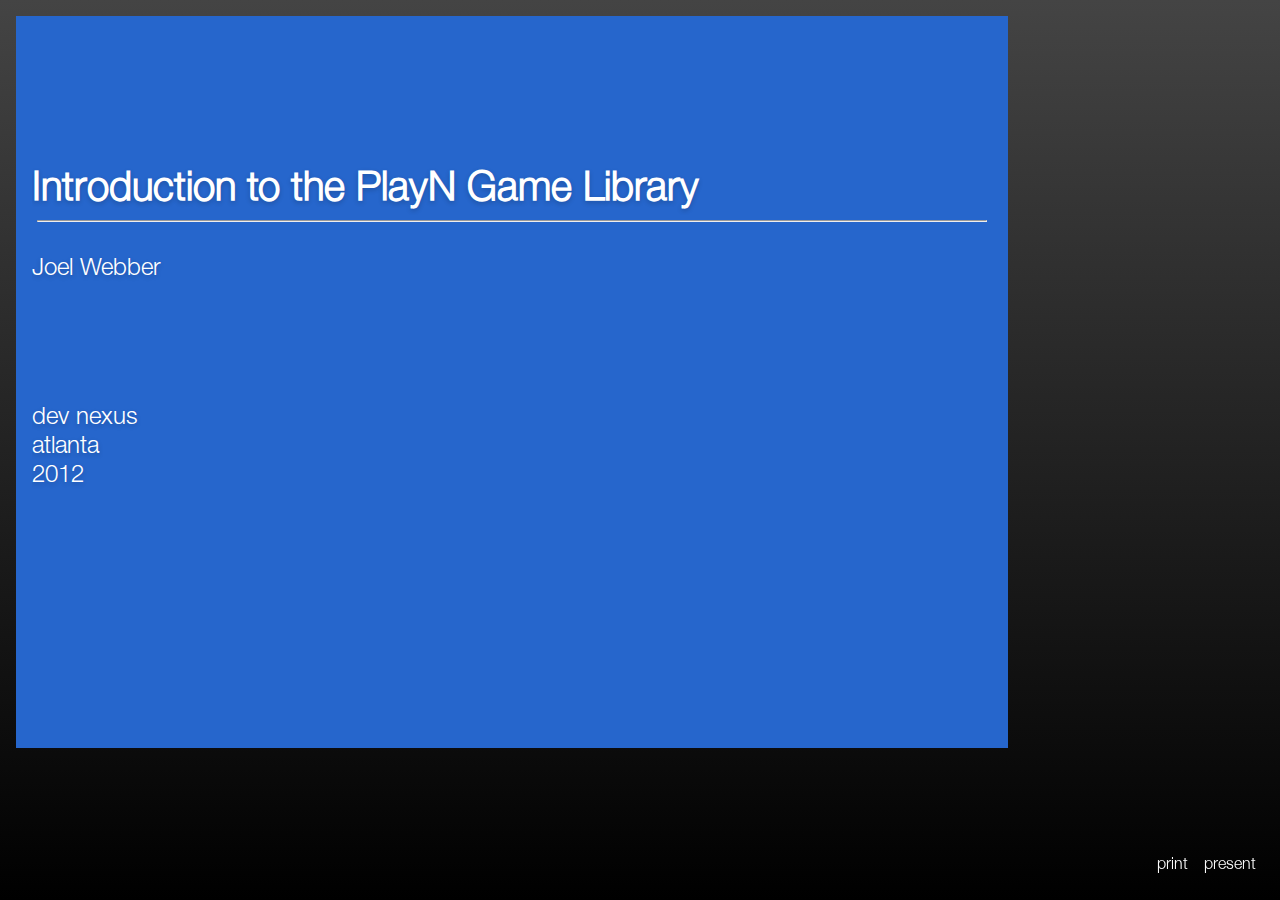
<file: content/slides/playn.html>
<!DOCTYPE html>
<html>
<head>
  <meta charset='utf-8'/>
  <meta http-equiv='X-UA-Compatible' content='IE=Edge;chrome=1'/>
  <link rel='stylesheet' href='static/slides.css'/>
  <title>Introduction to the PlayN Game Library</title>

  <!-- syntax highlighting -->
  <script type='text/javascript' src='static/syntax/scripts/shCore.js'></script>
  <script type='text/javascript' src='static/syntax/scripts/shBrushJScript.js'></script>
  <script type='text/javascript' src='static/syntax/scripts/shBrushJava.js'></script>
  <script type='text/javascript' src='static/syntax/scripts/shBrushXml.js'></script>
  <script type='text/javascript' src='static/syntax/scripts/shBrushCss.js'></script>
  <link type='text/css' rel='stylesheet' href='static/syntax/styles/shCoreEclipse.css'/>
  <script type='text/javascript'>
  SyntaxHighlighter.defaults['gutter'] = false;
  SyntaxHighlighter.all();
  </script>

  <style>
  .slide.html5 header {
    background-image: url(static/html5-logo.png);
    background-repeat: no-repeat;
    background-position: top right;
  }

  .slide.playn header {
    background-image: url(static/playn-logo.png);
    background-repeat: no-repeat;
    background-position: top right;
  }
  </style>
</head>

<body>
  <div class='slides'>
    <div class='slide'>
      <div class='content segue blue'>
        <section class='intro'>
          <h2>Introduction to the PlayN Game Library</h2>
          <hr> <br>
          <div>Joel Webber</div>
        </section>
        <section class='intro'>
          <div>dev nexus</div>
          <div>atlanta</div>
          <div>2012</div>
        </section>
      </div>
    </div>

    <div class='slide html5'>
      <div class='content'>
        <header> <h1>HTML5 Games</h1> <hr> </header>
        <section style='positoin:relative'>
          <div style='text-align:center;position:absolute;left:0px:top:0px;width:480px;height:400px'>
            <img src='playn/bejeweled.jpg' width='480' height='320'>
            Bejeweled
          </div>
          <div style='text-align:center;position:absolute;left:420px;top:340px;width:480px;height:400px'>
            <img src='playn/quake2.png' width='480' height='320'>
            Quake II
          </div>
        </section>
      </div>
    </div>

    <div class='slide html5'>
      <div class='content'>
        <header> <h1>HTML5 Games</h1> <hr> </header>
        <section style='positoin:relative'>
          <div style='text-align:center;position:absolute;left:0px:top:0px;width:480px;height:400px'>
            <img src='playn/emberwind.jpg' width='480' height='320'>
            Emberwind
          </div>
          <div style='text-align:center;position:absolute;left:420px;top:340px;width:480px;height:400px'>
            <img src='playn/tankworld.jpg' width='480' height='320'>
            Tank World
          </div>
        </section>
      </div>
    </div>

    <div class='slide' id='_abDemo'>
      <script>
      function abDemo_onShow(slide) {
        var placeholder = slide.querySelector('.content .placeholder');
        var demo = slide.querySelector('.content .demo');
        var frame = demo.querySelector('iframe');

        placeholder.style.display = 'none';
        demo.style.display = '';
        frame.src = frame.getAttribute('_src');
      }

      function abDemo_onHide(slide) {
        var placeholder = slide.querySelector('.content .placeholder');
        var demo = slide.querySelector('.content .demo');
        var frame = demo.querySelector('iframe');

        placeholder.style.display = '';
        demo.style.display = 'none';
        frame.src = 'about:blank';
      }
      </script>
      <style>
        .demo {
          position: absolute;
          left: -10px; top: 0px;
          right: -10px; bottom: 0px;
        }
        .demo iframe {
          border: 0px;
        }
      </style>
      <div class='content' style='text-align:center'>
        <img class='placeholder' src='ab/splash.png' width='900' height='700'>
        <div class='demo' style='display:none'>
          <iframe width='100%' height='100%' scrolling='no' _src='http://chrome.angrybirds.com/'></iframe>
        </div>
      </div>
      <div class='notes'>
        You may remember Angry Birds. PlayN is the library we began building in the service of the porting effort.
      </div>
    </div>

    <div class='slide html5'>
      <div class='content'>
        <header> <h1>Why the web?</h1> <hr> </header>
        <section>
          <ul>
            <li>No install</li>
            <li>Reach</li>
            <li>Seamless update</li>
            <li>Embeddable and linkable</li>
          </ul>
        </section>
      </div>
    </div>

    <div class='slide html5'>
      <div class='content'>
        <header> <h1>The reality of game development</h1> <hr> </header>
        <section>
          <ul>
            <li>Consoles:
              <ul><li>C++, completely proprietary SDKs</li></ul>
            </li>
            <li>Mobile devices:
              <ul>
                <li>C++, Objective C, Java</li>
                <li>OpenGL, OpenAL, otherwise proprietary</li>
              </ul>
            </li>
            <li>Web:
              <ul>
                <li>Actionscript, Flash APIs</li>
                <li>Javascript, HTML5 APIs</li>
              </ul>
            </li>
          </ul>
        </section>
      </div>
    </div>

    <div class='slide html5'>
      <div class='content'>
        <header> <h1>HTML5 Gaming: Rendering</h1> <hr> </header>
        <section>
          <ul>
            <li>2D:
              <ul>
                <li>DOM</li>
                <li>Canvas</li>
                <li>SVG</li>
              </ul>
            </li>
            <li>3D:
              <ul>
                <li>WebGL</li>
              </ul>
            </li>
          </ul>
        </section>
      </div>
    </div>

    <div class='slide html5'>
      <div class='content'>
        <header> <h1>HTML5 Gaming: Audio</h1> <hr> </header>
        <section>
          <ul>
            <li>&lt;audio&gt;:
              <ul><li>Crude, high-latency</li></ul>
            </li>
            <li>WebAudio:
              <ul><li>Game-quality low-latency, filter trees, etc.</li></ul>
            </li>
          </ul>
        </section>
      </div>
    </div>

    <div class='slide html5'>
      <div class='content'>
        <header> <h1>HTML5 Gaming: Input</h1> <hr> </header>
        <section>
          <ul>
            <li>Touch and Gamepad events</li>
            <li>Fullscreen
              <ul><li>Important to most games; used to require Flash</li></ul>
            </li>
            <li>Mouse Capture
              <ul><li>Extremely important for first-person games</li></ul>
            </li>
         </ul>
        </section>
      </div>
    </div>

    <div class='slide html5'>
      <div class='content'>
        <header> <h1>HTML5 Gaming: Network</h1> <hr> </header>
        <section>
          <ul>
            <li>XMLHttpRequest
              <ul>
                <li>TypedArrays and xhr.responseBuffer</li>
              </ul>
            </li>
            <li>Web Sockets
              <ul><li>Finally, something suitable for realtime games!</li></ul>
            </li>
          </ul>
        </section>
      </div>
    </div>

    <div class='slide'>
      <div class='content segue green'>
        <section class='intro'>
          <h2>PlayN</h2>
          <hr> <br>
        </section>
      </div>
    </div>

    <div class='slide playn'>
      <div class='content'>
        <header> <h1>What is PlayN?</h1> <hr> </header>
        <section>
          <ul>
            <li>Java library for casual games
              <ul>
                <li>Introduced as 'ForPlay' at Google I/O 2011</li>
              </ul>
            </li>
            <li>Targets: HTML5, Flash, Android (iOS nearly working)</li>
            <li>Desktop JVM used for development and debugging</li>
            <li>code.google.com/p/playn
              <ul>
                <li>Open source</li>
                <li>Already seeing significant contributions</li>
                <li>Early days: contributions welcome!</li>
              </ul>
            </li>
          </ul>
        </section>
      </div>
    </div>

    <div class='slide playn'>
      <div class='content'>
        <header> <h1>PlayN: Goals</h1> <hr> </header>
        <section>
          <ul>
            <li>Simple</li>
            <li>Reductionist</li>
            <li>Cross-platform</li>
            <li>Focused on the 'middle of the bell-curve'</li>
          </ul>
        </section>
      </div>
    </div>

    <div class='slide playn'>
      <div class='content'>
        <header> <h1>Components: Game Loop</h1> <hr> </header>
        <section>
          <ul>
            <li>Simply implement playn.core.Game</li>
            <li>Ensures update() and paint() happen at the right time</li>
          </ul>
          <pre class='brush:java'>
  public class MyGame implements Game {

    public void init() {
      // initialize game.
    }

    public void update(float delta) {
      // update world:
      //   delta indicates the time-step
    }

    public void paint(float alpha) {
      // render world:
      //   alpha indicates time in the range [0, 1) between world frames
    }
  }
          </pre>
        </section>
      </div>
    </div>

    <div class='slide playn'>
      <div class='content'>
        <header> <h1>Components: Input</h1> <hr> </header>
        <section>
          <ul>
            <li>Simple abstractions for input devices
              <ul>
                <li>Pointer, Mouse, Touch</li>
                <li>Keyboard</li>
              </ul>
            </li>
          </ul>
          <pre class='brush:java'>
  pointer().setListener(new Pointer.Adapter() {
    public void onPointerStart(Pointer.Event event) {
      // Handle mouse down event.
    }
  });

  keyboard().setListener(new Keyboard.Adapter() {
    public void onKeyDown(Event event) {
      // Handle key down event.
    }
  });
          </pre>
        </section>
      </div>
    </div>

    <div class='slide playn'>
      <div class='content'>
        <header> <h1>Components: Graphics</h1> <hr> </header>
        <section>
          <ul>
            <li>Two main concepts
              <ul>
                <li>Layers: retained structures (similar to DOM)</li>
                <li>Surfaces: immediate rendering (similar to Canvas)</li>
              </ul>
            </li>
            <li>Implemented using a combination of DOM, Canvas, <em>and</em> WebGL</li>
          </ul>
          <pre class='brush:java'>
  public void init() {
    bg = graphics().createSurfaceLayer();
    graphics.rootLayer().add(bg);

    Layer catGirl = graphics().createImageLayer('catGirl.png');
    graphics.rootLayer().add(catGirl);
  }

  public void paint(float alpha) {
    Surface surf = bg.surf();
    surf.clear();
    surf.drawImage(cloud, cloudX, cloudY);
  }
          </pre>
        </section>
      </div>
    </div>

    <div class='slide playn'>
      <div class='content'>
        <header> <h1>Components: Audio</h1> <hr> </header>
        <section>
          <ul>
            <li>Simple audio API</li>
          </ul>
          <pre class='brush:java'>
  public void init() {
    Sound music = assets().getSound('ambient.mp3');
    music.setLooping(true);
    music.play();

    squawk = assets().getSound('squawk.mp3');
  }

  public void somethingHappened() {
    squawk.play();
  }
          </pre>
        </section>
      </div>
    </div>

    <div class='slide playn'>
      <div class='content'>
        <header> <h1>Components: Asset Management</h1> <hr> </header>
        <section>
          <ul>
            <li>Simple loading methods for images, sounds, and text</li>
          </ul>
          <pre class='brush:java'>
  public void init() {
    Image image = assets().getImage('bird.png');
    Sound sound = assets().getSound('squawk.mp3');

    // Completion callbacks are available
    image.addCallback(new ResourceCallback&lt;Image&gt;() {
      public void done(Image resource) { imageReady = true; }
      public void error(Throwable err) { imageFailed(); }
    });

    // Text is necessarily async
    assets().getText('level.json', new ResourceCallback&lt;String&gt;() {
      public void done(String resource) { loadLevel(json().parse(resource)); }
      public void error(Throwable err) { gameOver(); }
    });
  }
          </pre>
        </section>
      </div>
    </div>

    <div class='slide playn'>
      <div class='content'>
        <header> <h1>Components: Network</h1> <hr> </header>
        <section>
          <ul>
            <li>Some network access already handled by AssetManager</li>
            <li>You can also make direct HTTP requests</li>
          </ul>
          <pre class='brush:java'>
  public void saveState() {
    Writer json = json().newWriter();
    json.key('id');    json.value(playerId);
    json.key('score'); json.value(playerScore);

    net().post('/saveState', json.write(), new Callback&lt;String&gt;() {
      public void onSuccess(String result) { }
      public void onFailure(Throwable cause) { tryAgain();}
    });
  }
          </pre>
        </section>
      </div>
    </div>

    <div class='slide playn'>
      <div class='content'>
        <header> <h1>Components: Box2D</h1> <hr> </header>
        <section>
          <ul>
            <li>Box2D baked into the library</li>
            <li>Why embedded?
              <ul>
                <li>Somewhat tricky to do it yourself with JBox2D</li>
                <li>We can do some platform-specific optimizations</li>
              </ul>
            </li>
          </ul>
          <pre class='brush:java'>
  public void init() {
    world = new World(gravity, true);

    Body ground = world.createBody(new BodyDef());
    PolygonShape groundShape = new PolygonShape();
    groundShape.setAsEdge(new Vec2(0, height), new Vec2(width, height));
    ground.createFixture(groundShape, 0.0f);

    world.setContactListener(new ContactListener() {
      public void beginContact(Contact contact) { ... }
      public void endContact(Contact contact) { ... }
      // ...
    }
  }

  public void update(float delta) {
    // Fix physics at 30f/s for stability.
    world.step(0.033f, 10, 10);
  }
          </pre>
        </section>
      </div>
    </div>

    <div class='slide'>
      <div class='content segue green'>
        <section class='intro'>
          <h2>PlayN 101</h2>
          <hr> <br>
        </section>
      </div>
    </div>

    <div class='slide playn'>
      <div class='content'>
        <header> <h1>Every game should start with a blue sky</h1> <hr> </header>
        <section>
          <pre class='brush:java'>
  public class MyGame implements Game {
    public void init() {
      int width = 640;
      int height = 480;
      CanvasImage bgImage = graphics().createImage(width, height);
      Canvas canvas = bgImage.canvas();
      canvas.setFillColor(0xff87ceeb);
      canvas.fillRect(0, 0, width, height);
      ImageLayer bg = graphics().createImageLayer(bgImage);
      graphics().rootLayer().add(bg);
    }
  }
          </pre>
        </section>
      </div>
    </div>

    <div class='slide playn'>
      <div class='content'>
        <header> <h1>Every game should start with a blue sky</h1> <hr> </header>
        <section style='text-align:center'>
          <img src='playn/screen0.png'>
        </section>
      </div>
    </div>

    <div class='slide playn'>
      <div class='content'>
        <header> <h1>And some white clouds</h1> <hr> </header>
        <section>
          <pre class='brush:java'>
  Image cloudImage = assets().getImage("images/cloud.png");
  ImageLayer cloud = graphics().createImageLayer(cloudImage);
  graphics().rootLayer().add(cloud);
  float x = 24.0f;
  float y = 3.0f;
  cloud.setTranslation(x, y);
          </pre>
        </section>
      </div>
    </div>

    <div class='slide playn'>
      <div class='content'>
        <header> <h1>And some white clouds</h1> <hr> </header>
        <section style='text-align:center'>
          <img src='playn/screen1.png'>
        </section>
      </div>
    </div>

    <div class='slide playn'>
      <div class='content'>
        <header> <h1>The layer can be animated</h1> <hr> </header>
        <section>
          <pre class='brush:java'>
  public void paint(float delta) {
    x += 0.1f * delta;
    if (x > bgImage.width() + cloudImage.width()) {
      x = -cloudImage.width();
    }
    cloud.setTranslation(x, y);
  }
          </pre>
        </section>
      </div>
    </div>

    <div class='slide playn'>
      <div class='content'>
        <header> <h1>The layer can be animated</h1> <hr> </header>
        <section style='text-align:center'>
          <img src='playn/screen2.png'>
        </section>
      </div>
    </div>

    <div class='slide playn'>
      <div class='content'>
        <header> <h1>You can hook clicks to create new layers</h1> <hr> </header>
        <section>
          <pre class='brush:java'>
  Image ballImage = assetManager().getImage("images/ball.png");
  GroupLayer ballsLayer = graphics().createGroupLayer();
  graphics().rootLayer().add(ballsLayer);
  pointer().setListener(new Pointer.Adapter() {
    @Override
    public void onPointerEnd(Pointer.Event event) {
      ImageLayer ball = graphics().createImageLayer(ballImage);
      ball.setTranslation(event.x(), event.y());
      ballsLayer.add(ball);
    }
  });
          </pre>
        </section>
      </div>
    </div>

    <div class='slide playn'>
      <div class='content'>
        <header> <h1>You can hook clicks to create new layers</h1> <hr> </header>
        <section style='text-align:center'>
          <img src='playn/screen3.png'>
        </section>
      </div>
    </div>

    <div class='slide playn'>
      <div class='content'>
        <header> <h1>Time to add some physics</h1> <hr> </header>
        <section>
          <pre class='brush:java'>
  float physUnitPerScreenUnit = 1 / 26.666667f;
  Vec2 gravity = new Vec2(0.0f, 10.0f);
  world = new World(gravity, true);
  ballsLayer.setScale(1f / physUnitPerScreenUnit);
          </pre>
          <pre class='brush:java'>
  class Ball {
    public initPhysics() {
      BodyDef bodyDef = new BodyDef();
      bodyDef.type = BodyType.DYNAMIC;
      body = world.createBody(bodyDef);
      FixtureDef fixtureDef = new FixtureDef();
      fixtureDef.shape = new CircleShape();
      fixtureDef.circleShape.m_radius = 0.5f;
      fixtureDef.density = 1.0f;
      body.createFixture(fixtureDef);
    }
  }
        </pre>
        </section>
      </div>
    </div>

    <div class='slide playn'>
      <div class='content'>
        <header> <h1>Time to add some physics</h1> <hr> </header>
        <section style='text-align:center'>
          <img src='playn/screen4.png'>
        </section>
      </div>
    </div>

    <div class='slide playn'>
      <div class='content'>
        <header> <h1>Don't forget to add the ground!</h1> <hr> </header>
        <section>
          <pre class='brush:java'>
  float worldWidth = physUnitPerScreenUnit * width;
  float worldHeight = physUnitPerScreenUnit * height;
  Body ground = world.createBody(new BodyDef());
  PolygonShape groundShape = new PolygonShape();
  groundShape.setAsEdge(new Vec2(0, worldHeight), new Vec2(worldWidth, worldHeight));
  ground.createFixture(groundShape, 0.0f);
          </pre>
        </section>
      </div>
    </div>

    <div class='slide playn'>
      <div class='content'>
        <header> <h1>Don't forget ot add the ground</h1> <hr> </header>
        <section style='text-align:center'>
          <img src='playn/screen5.png'>
        </section>
      </div>
    </div>

    <div class='slide playn'>
      <div class='content'>
        <header> <h1>Let's add more blocks</h1> <hr> </header>
        <section>
          <pre class='brush:java'>
  Image blockImage = assetManager().getImage("images/block.png");
  float blockWidth = blockImage.width() * physUnitPerScreenUnit;
  float blockHeight = blockImage.height() * physUnitPerScreenUnit;
  GroupLayer blocksLayer = graphics().createGroupLayer();
  blocksLayer.setScale(1f / physUnitPerScreenUnit);
  Body blocksBody = world.createBody(new BodyDef());
          </pre>
          <pre class='brush:java'>
  for (int i = 0; i &lt; 4; i++) {
    ImageLayer block = graphics().createImageLayer(blockImage);
    block.setTranslation((1+2*i)*blockWidth, worldHeight-height);
    blocksLayer.add(block);
    PolygonShape shape = new PolygonShape();
    shape.setAsBox(blockWidth/2f, blockHeight/2f,
       block.transform().translation(), 0f);
    blocksBody.createFixture(shape, 0.0f);
  }
        </pre>
        </section>
      </div>
    </div>

    <div class='slide playn'>
      <div class='content'>
        <header> <h1>Let's add more blocks</h1> <hr> </header>
        <section style='text-align:center'>
          <img src='playn/screen6.png'>
        </section>
      </div>
    </div>

    <div class='slide playn'>
      <div class='content'>
        <header> <h1>And some nails &mdash; パチンコ!</h1> <hr> </header>
        <section>
          <pre class='brush:java'>
  public void initNails() {
    for (int x = 100; x &lt; bgImage.width() - 100; x += 50) {
      for (int y = 150; y &lt; 450; y+= 100) {
        canvas.setFillColor(0xffaaaaaa);
        canvas.fillCircle(x, y, radius);
        CircleShape circleShape = new CircleShape();
        circleShape.m_radius = 5f*physUnitPerScreenUnit;
        circleShape.m_p.set(x*physUnitPerScreenUnit, y*physUnitPerScreenUnit);
        FixtureDef fixtureDef = new FixtureDef();
        fixtureDef.shape = circleShape;
        fixtureDef.restitution = 0.6f;
        ground.createFixture(fixtureDef);
      }
    }
  }
          </pre>
        </section>
      </div>
    </div>

    <div class='slide playn'>
      <div class='content'>
        <header> <h1>And some nails &mdash; パチンコ!</h1> <hr> </header>
        <section style='text-align:center'>
          <img src='playn/screen7.png'>
        </section>
      </div>
    </div>

    <div class='slide playn'>
      <div class='content'>
        <header> <h1>The only thing missing is a score</h1> <hr> </header>
        <section>
          <pre class='brush:java'>
  int[] pointsTable = {-10, 10, 50, 10, -10};
  int points = 0;

  public void update(float delta) {
    for (Ball ball : balls) {
      Vector pos = ball.layer.transform().translation();
      if (pos.y() >= scoringHeight) {
        int slot = (int)pos.x() / (int)scoringWidth;
        points += pointsTable[slot];
        points = Math.max(0, points);
        ballsLayer.remove(ball.layer);
        world.destroyBody(ball.body);
        removeBalls.add(ball);
      }
    }
  }
          </pre>
        </section>
      </div>
    </div>

    <div class='slide playn'>
      <div class='content'>
        <header> <h1>Let's use a bitmap font for the score</h1> <hr> </header>
        <section>
          <pre class='brush:java'>
Image pointsFontImage;

void init() {
  pointsLayer = graphics().createGroupLayer();
  pointsLayer.setScale(3.0f, 3.0f);
  pointsFontImage = assetManager().getImage("images/font.png");
  graphics().rootLayer().add(pointsLayer);
}

void update {
  float x = 0f;
  pointsLayer.clear();
  for (char c : Integer.toString(points).toCharArray()) {
    ImageLayer digit = graphics().createImageLayer(pointsFontImage);
    digit.setSourceRect((c - '0' + 9) % 10; * 16, 0, 16, 16);
    pointsLayer.add(digit);
    digit.setTranslation(x, 0f);
    x += 16f;
  }
}
          </pre>
        </section>
      </div>
    </div>

    <div class='slide playn'>
      <div class='content'>
        <header> <h1>Looking good...</h1> <hr> </header>
        <section style='text-align:center'>
          <img src='playn/screen8.png'>
        </section>
      </div>
    </div>

    <div class='slide playn'>
      <div class='content'>
        <header> <h1>So let's run it on...</h1> <hr> </header>
        <section style='text-align: center'>
          <br>
          <img src='static/html5-logo.png'></span>
          <img src='static/flash-logo.png'>
          <img src='static/android-logo.png'>
          <img src='static/ios-logo.png'>
        </section>
      </div>
    </div>

    <div class='slide playn'>
      <div class='content'>
        <header> <h1>Future work</h1> <hr> </header>
        <section>
          <ul>
            <li>Cleanup, especially build/deploy</li>
            <li>Game pads and other input devices</li>
            <li>3d graphics API</li>
            <li>Audio effects and spatialization</li>
            <li>Web sockets</li>
          </ul>
        </section>
      </div>
    </div>

    <div class='slide'>
      <div class='content'>
        <header> <h1>Thanks</h1> <hr> </header>
        <section>
          <ul>
            <li>Philip Rogers, Seth Ladd, Lilli Thompson, Johan Euphrosine (Google)</li>
            <li>Serdar Soganci (Rovio)</li>
            <li>Michael Bayne (Three Rings)</li>
          </ul>
        </section>
      </div>
    </div>

    <div class='slide'>
      <div class='content segue red'>
        <section class='intro'>
          <h2>Questions?</h2>
          <hr>
        </section>
      </div>
    </div>
  </div>

  <script src='static/slides.js'></script>

  <script>
    window['_fs_host'] = 'staging.fullstory.com';
    window['_fs_script'] = 'edge.staging.fullstory.com/s/fs.js';
    window['_fs_org'] = 'j15r.com';
    window['_fs_namespace'] = 'FS';
    (function(m,n,e,t,l,o,g,y){
        if (e in m) {if(m.console && m.console.log) { m.console.log('FullStory namespace conflict. Please set window["_fs_namespace"].');} return;}
        g=m[e]=function(a,b,s){g.q?g.q.push([a,b,s]):g._api(a,b,s);};g.q=[];
        o=n.createElement(t);o.async=1;o.crossOrigin='anonymous';o.src='https://'+_fs_script;
        y=n.getElementsByTagName(t)[0];y.parentNode.insertBefore(o,y);
        g.identify=function(i,v,s){g(l,{uid:i},s);if(v)g(l,v,s)};g.setUserVars=function(v,s){g(l,v,s)};g.event=function(i,v,s){g('event',{n:i,p:v},s)};
        g.anonymize=function(){g.identify(!!0)};
        g.shutdown=function(){g("rec",!1)};g.restart=function(){g("rec",!0)};
        g.log = function(a,b){g("log",[a,b])};
        g.consent=function(a){g("consent",!arguments.length||a)};
        g.identifyAccount=function(i,v){o='account';v=v||{};v.acctId=i;g(o,v)};
        g.clearUserCookie=function(){};
        g.setVars=function(n, p){g('setVars',[n,p]);};
        g._w={};y='XMLHttpRequest';g._w[y]=m[y];y='fetch';g._w[y]=m[y];
        if(m[y])m[y]=function(){return g._w[y].apply(this,arguments)};
        g._v="1.3.0";
    })(window,document,window['_fs_namespace'],'script','user');
    </script>
</body>
</html>
</file>
<file: content/slides/static/syntax/styles/shCoreDefault.css>
/**
 * SyntaxHighlighter
 * http://alexgorbatchev.com/SyntaxHighlighter
 *
 * SyntaxHighlighter is donationware. If you are using it, please donate.
 * http://alexgorbatchev.com/SyntaxHighlighter/donate.html
 *
 * @version
 * 3.0.83 (July 02 2010)
 * 
 * @copyright
 * Copyright (C) 2004-2010 Alex Gorbatchev.
 *
 * @license
 * Dual licensed under the MIT and GPL licenses.
 */
.syntaxhighlighter a,
.syntaxhighlighter div,
.syntaxhighlighter code,
.syntaxhighlighter table,
.syntaxhighlighter table td,
.syntaxhighlighter table tr,
.syntaxhighlighter table tbody,
.syntaxhighlighter table thead,
.syntaxhighlighter table caption,
.syntaxhighlighter textarea {
  -moz-border-radius: 0 0 0 0 !important;
  -webkit-border-radius: 0 0 0 0 !important;
  background: none !important;
  border: 0 !important;
  bottom: auto !important;
  float: none !important;
  height: auto !important;
  left: auto !important;
  line-height: 1.1em !important;
  margin: 0 !important;
  outline: 0 !important;
  overflow: visible !important;
  padding: 0 !important;
  position: static !important;
  right: auto !important;
  text-align: left !important;
  top: auto !important;
  vertical-align: baseline !important;
  width: auto !important;
  box-sizing: content-box !important;
  font-family: "Consolas", "Bitstream Vera Sans Mono", "Courier New", Courier, monospace !important;
  font-weight: normal !important;
  font-style: normal !important;
  font-size: 1em !important;
  min-height: inherit !important;
  min-height: auto !important;
}

.syntaxhighlighter {
  width: 100% !important;
  margin: 1em 0 1em 0 !important;
  position: relative !important;
  overflow: auto !important;
  font-size: 1em !important;
}
.syntaxhighlighter.source {
  overflow: hidden !important;
}
.syntaxhighlighter .bold {
  font-weight: bold !important;
}
.syntaxhighlighter .italic {
  font-style: italic !important;
}
.syntaxhighlighter .line {
  white-space: pre !important;
}
.syntaxhighlighter table {
  width: 100% !important;
}
.syntaxhighlighter table caption {
  text-align: left !important;
  padding: .5em 0 0.5em 1em !important;
}
.syntaxhighlighter table td.code {
  width: 100% !important;
}
.syntaxhighlighter table td.code .container {
  position: relative !important;
}
.syntaxhighlighter table td.code .container textarea {
  box-sizing: border-box !important;
  position: absolute !important;
  left: 0 !important;
  top: 0 !important;
  width: 100% !important;
  height: 100% !important;
  border: none !important;
  background: white !important;
  padding-left: 1em !important;
  overflow: hidden !important;
  white-space: pre !important;
}
.syntaxhighlighter table td.gutter .line {
  text-align: right !important;
  padding: 0 0.5em 0 1em !important;
}
.syntaxhighlighter table td.code .line {
  padding: 0 1em !important;
}
.syntaxhighlighter.nogutter td.code .container textarea, .syntaxhighlighter.nogutter td.code .line {
  padding-left: 0em !important;
}
.syntaxhighlighter.show {
  display: block !important;
}
.syntaxhighlighter.collapsed table {
  display: none !important;
}
.syntaxhighlighter.collapsed .toolbar {
  padding: 0.1em 0.8em 0em 0.8em !important;
  font-size: 1em !important;
  position: static !important;
  width: auto !important;
  height: auto !important;
}
.syntaxhighlighter.collapsed .toolbar span {
  display: inline !important;
  margin-right: 1em !important;
}
.syntaxhighlighter.collapsed .toolbar span a {
  padding: 0 !important;
  display: none !important;
}
.syntaxhighlighter.collapsed .toolbar span a.expandSource {
  display: inline !important;
}
.syntaxhighlighter .toolbar {
  position: absolute !important;
  right: 1px !important;
  top: 1px !important;
  width: 11px !important;
  height: 11px !important;
  font-size: 10px !important;
  z-index: 10 !important;
}
.syntaxhighlighter .toolbar span.title {
  display: inline !important;
}
.syntaxhighlighter .toolbar a {
  display: block !important;
  text-align: center !important;
  text-decoration: none !important;
  padding-top: 1px !important;
}
.syntaxhighlighter .toolbar a.expandSource {
  display: none !important;
}
.syntaxhighlighter.ie {
  font-size: .9em !important;
  padding: 1px 0 1px 0 !important;
}
.syntaxhighlighter.ie .toolbar {
  line-height: 8px !important;
}
.syntaxhighlighter.ie .toolbar a {
  padding-top: 0px !important;
}
.syntaxhighlighter.printing .line.alt1 .content,
.syntaxhighlighter.printing .line.alt2 .content,
.syntaxhighlighter.printing .line.highlighted .number,
.syntaxhighlighter.printing .line.highlighted.alt1 .content,
.syntaxhighlighter.printing .line.highlighted.alt2 .content {
  background: none !important;
}
.syntaxhighlighter.printing .line .number {
  color: #bbbbbb !important;
}
.syntaxhighlighter.printing .line .content {
  color: black !important;
}
.syntaxhighlighter.printing .toolbar {
  display: none !important;
}
.syntaxhighlighter.printing a {
  text-decoration: none !important;
}
.syntaxhighlighter.printing .plain, .syntaxhighlighter.printing .plain a {
  color: black !important;
}
.syntaxhighlighter.printing .comments, .syntaxhighlighter.printing .comments a {
  color: #008200 !important;
}
.syntaxhighlighter.printing .string, .syntaxhighlighter.printing .string a {
  color: blue !important;
}
.syntaxhighlighter.printing .keyword {
  color: #006699 !important;
  font-weight: bold !important;
}
.syntaxhighlighter.printing .preprocessor {
  color: gray !important;
}
.syntaxhighlighter.printing .variable {
  color: #aa7700 !important;
}
.syntaxhighlighter.printing .value {
  color: #009900 !important;
}
.syntaxhighlighter.printing .functions {
  color: #ff1493 !important;
}
.syntaxhighlighter.printing .constants {
  color: #0066cc !important;
}
.syntaxhighlighter.printing .script {
  font-weight: bold !important;
}
.syntaxhighlighter.printing .color1, .syntaxhighlighter.printing .color1 a {
  color: gray !important;
}
.syntaxhighlighter.printing .color2, .syntaxhighlighter.printing .color2 a {
  color: #ff1493 !important;
}
.syntaxhighlighter.printing .color3, .syntaxhighlighter.printing .color3 a {
  color: red !important;
}
.syntaxhighlighter.printing .break, .syntaxhighlighter.printing .break a {
  color: black !important;
}

.syntaxhighlighter {
  background-color: white !important;
}
.syntaxhighlighter .line.alt1 {
  background-color: white !important;
}
.syntaxhighlighter .line.alt2 {
  background-color: white !important;
}
.syntaxhighlighter .line.highlighted.alt1, .syntaxhighlighter .line.highlighted.alt2 {
  background-color: #e0e0e0 !important;
}
.syntaxhighlighter .line.highlighted.number {
  color: black !important;
}
.syntaxhighlighter table caption {
  color: black !important;
}
.syntaxhighlighter .gutter {
  color: #afafaf !important;
}
.syntaxhighlighter .gutter .line {
  border-right: 3px solid #6ce26c !important;
}
.syntaxhighlighter .gutter .line.highlighted {
  background-color: #6ce26c !important;
  color: white !important;
}
.syntaxhighlighter.printing .line .content {
  border: none !important;
}
.syntaxhighlighter.collapsed {
  overflow: visible !important;
}
.syntaxhighlighter.collapsed .toolbar {
  color: blue !important;
  background: white !important;
  border: 1px solid #6ce26c !important;
}
.syntaxhighlighter.collapsed .toolbar a {
  color: blue !important;
}
.syntaxhighlighter.collapsed .toolbar a:hover {
  color: red !important;
}
.syntaxhighlighter .toolbar {
  color: white !important;
  background: #6ce26c !important;
  border: none !important;
}
.syntaxhighlighter .toolbar a {
  color: white !important;
}
.syntaxhighlighter .toolbar a:hover {
  color: black !important;
}
.syntaxhighlighter .plain, .syntaxhighlighter .plain a {
  color: black !important;
}
.syntaxhighlighter .comments, .syntaxhighlighter .comments a {
  color: #008200 !important;
}
.syntaxhighlighter .string, .syntaxhighlighter .string a {
  color: blue !important;
}
.syntaxhighlighter .keyword {
  color: #006699 !important;
}
.syntaxhighlighter .preprocessor {
  color: gray !important;
}
.syntaxhighlighter .variable {
  color: #aa7700 !important;
}
.syntaxhighlighter .value {
  color: #009900 !important;
}
.syntaxhighlighter .functions {
  color: #ff1493 !important;
}
.syntaxhighlighter .constants {
  color: #0066cc !important;
}
.syntaxhighlighter .script {
  font-weight: bold !important;
  color: #006699 !important;
  background-color: none !important;
}
.syntaxhighlighter .color1, .syntaxhighlighter .color1 a {
  color: gray !important;
}
.syntaxhighlighter .color2, .syntaxhighlighter .color2 a {
  color: #ff1493 !important;
}
.syntaxhighlighter .color3, .syntaxhighlighter .color3 a {
  color: red !important;
}

.syntaxhighlighter .keyword {
  font-weight: bold !important;
}
</file>
<file: content/slides/static/slides.css>
/* force landscape printing */
@media print {
  /*@ page {size: landscape} */

  .bug-container {
    display: none;
  }
}

/* font */
@font-face {
  font-family: 'HelveticaNeueLT';
  src: url(HelveticaNeueLTW1G-Lt.otf);
}

body {
  font: 16px "HelveticaNeueLT", Verdana, sans-serif;
  background: -webkit-gradient(linear, 0% 0%, 0% 100%, from(#444), to(black));
  background-attachment: fixed;
}

/* svg */
svg text {
  font-family: HelveticaNeueLT;
  font-size: 24px;
}

svg text.code {
  font-family: Inconsolata;
  font-size: 24px;
}

svg line { stroke:rgb(0, 0, 0); stroke-width:2; }
svg polygon { fill:rgb(0, 0, 0); stroke-width:0; }

/* slides and notes */
.slides {
}

.slide {
  color: black;
  margin-bottom: 2em;
  page-break-after: always;
  /* transition: opacity .5s linear, -webkit-transform .5s linear, visibility 1s linear; */
}

.content {
  width: 960px;
  height: 700px;
  background-color: white;
  position: relative;
  padding: 1em;
  margin-bottom: 0.5em;
}

.notes {
  width: 960px;
  background-color: white;
  padding: 1em;
}

.intro    { padding-top: 5em; }
.intro h1 { font-size: 96px;  }
.intro h2 { font-size: 40px;  }

hr {
  margin: 0.2em;
}

h1 {
  font-size: 100%;
  display: inline;
  font-weight: normal;
}

h2 {
  font-size: 20px;
  margin: 15px 0 5px 0;
}

li {
  list-style: none;
  padding: 10px 0;
}

.content.segue {
  background-size: contain, 20%;
}

.content.segue .intro {
  color: white;
  text-shadow: rgba(0, 0, 0, 0.199219) 0px 2px 5px;
}

/* TODO(jgw): separate goog-background from non-goog background*/
.content.segue.blue { background: /*url(g_background.png) bottom no-repeat,*/ #2666cc; }
.content.segue.dark-blue { background: /*url(g_background.png) bottom no-repeat,*/ #1b4568; }
.content.segue.green { background: /*url(g_background.png) bottom no-repeat,*/ #419a0c; }
.content.segue.yellow { background: /*url(g_background.png) bottom no-repeat,*/ #f7cc22; }
.content.segue.red { background: /*url(g_background.png) bottom no-repeat,*/ #e21d1d; }

/* headers and sections */
header {
  font-weight: normal;
  letter-spacing: -.05em;
  text-shadow: rgba(0, 0, 0, 0.2) 0 2px 5px;
  left: 30px;
  top: 25px;
  margin: 0;
  padding: 0;
  font-size: 50px;
}

section, footer {
  color: #3f3f3f;
  text-shadow: rgba(0, 0, 0, 0.2) 0 2px 5px;
  display: block;
  overflow: hidden;
}

section > section {
  margin: 0 30px 0;
}

.noheader {
  margin: 20px 30px 0;
}

footer {
  font-size: 12px;
  margin: 20px 0 0 30px;
}

section {
  font-size: 24px;
}

section.left {
  float: left;
  width: 390px;
}

section ul {
  margin: 0 0 0 15px;
  padding: 0;
}

section li {
  padding-bottom: 0;
}

section.middle {
  line-height: 68px;
  text-align: center;
  display: table-cell;
  vertical-align: middle;
  height: 700px;
  width: 900px;
}

/* code */
pre, .syntaxhighlighter {
  text-align: left;
  font-family: Inconsolata, Monaco, Courier;
  font-size: 12pt;
  padding: 10px 20px;
  background: rgba(255, 0, 0, 0.05);
  -webkit-border-radius: 8px;
  -khtml-border-radius: 8px;
  -moz-border-radius: 8px;
  border-radius: 8px;
  border: 1px solid rgba(255, 0, 0, 0.2);
}

pre.code {
  font: 16px monospace;
}

pre em {
  font-style: normal;
  color: blue;
}

/* bugs */
.bug-container {
  position: fixed;
  right: 1em;
  bottom: 1em;
}

.bug {
  display: inline-block;
  margin: 0.5em;
  color: white;
}
</file>
<file: content/slides/static/syntax/styles/shCoreEclipse.css>
/**
 * SyntaxHighlighter
 * http://alexgorbatchev.com/SyntaxHighlighter
 *
 * SyntaxHighlighter is donationware. If you are using it, please donate.
 * http://alexgorbatchev.com/SyntaxHighlighter/donate.html
 *
 * @version
 * 3.0.83 (July 02 2010)
 * 
 * @copyright
 * Copyright (C) 2004-2010 Alex Gorbatchev.
 *
 * @license
 * Dual licensed under the MIT and GPL licenses.
 */
.syntaxhighlighter a,
.syntaxhighlighter div,
.syntaxhighlighter code,
.syntaxhighlighter table,
.syntaxhighlighter table td,
.syntaxhighlighter table tr,
.syntaxhighlighter table tbody,
.syntaxhighlighter table thead,
.syntaxhighlighter table caption,
.syntaxhighlighter textarea {
/*  -moz-border-radius: 0 0 0 0 !important;
  -webkit-border-radius: 0 0 0 0 !important;
  background: none !important;
  border: 0 !important; */
  bottom: auto !important;
/*  float: none !important; */
  height: auto !important;
  left: auto !important;
  line-height: 1.1em !important;
  margin: 0 !important;
  outline: 0 !important;
  overflow: visible !important;
/*  padding: 0 !important; */
  position: static !important;
  right: auto !important;
  text-align: left !important;
  top: auto !important;
  vertical-align: baseline !important;
/*  width: auto !important; */
  box-sizing: content-box !important;
/*  font-family: "Consolas", "Bitstream Vera Sans Mono", "Courier New", Courier, monospace !important; */
  font-weight: normal !important;
  font-style: normal !important;
  min-height: inherit !important;
  min-height: auto !important;
}

.syntaxhighlighter {
/*  width: 100% !important; */
  margin: 1em 0 1em 0 !important;
  position: relative !important;
  /*overflow: auto !important; */
}
.syntaxhighlighter.source {
  overflow: hidden !important;
}
.syntaxhighlighter .bold {
  font-weight: bold !important;
}
.syntaxhighlighter .italic {
  font-style: italic !important;
}
.syntaxhighlighter .line {
  white-space: pre !important;
}
.syntaxhighlighter table {
  width: 100% !important;
}
.syntaxhighlighter table caption {
  text-align: left !important;
  padding: .5em 0 0.5em 1em !important;
}
.syntaxhighlighter table td.code {
  width: 100% !important;
}
.syntaxhighlighter table td.code .container {
  position: relative !important;
}
.syntaxhighlighter table td.code .container textarea {
  box-sizing: border-box !important;
  position: absolute !important;
  left: 0 !important;
  top: 0 !important;
  width: 100% !important;
  height: 100% !important;
  padding-left: 1em !important;
  overflow: hidden !important;
  white-space: pre !important;
}
.syntaxhighlighter table td.gutter .line {
  text-align: right !important;
  padding: 0 0.5em 0 1em !important;
}
.syntaxhighlighter table td.code .line {
  padding: 0 1em !important;
}
.syntaxhighlighter.nogutter td.code .container textarea, .syntaxhighlighter.nogutter td.code .line {
  padding-left: 0em !important;
}
.syntaxhighlighter.show {
  display: block !important;
}
.syntaxhighlighter.collapsed table {
  display: none !important;
}
.syntaxhighlighter.collapsed .toolbar {
  padding: 0.1em 0.8em 0em 0.8em !important;
  position: static !important;
  width: auto !important;
  height: auto !important;
}
.syntaxhighlighter.collapsed .toolbar span {
  display: inline !important;
  margin-right: 1em !important;
}
.syntaxhighlighter.collapsed .toolbar span a {
  padding: 0 !important;
  display: none !important;
}
.syntaxhighlighter.collapsed .toolbar span a.expandSource {
  display: inline !important;
}
.syntaxhighlighter .toolbar {
  position: absolute !important;
  right: 1px !important;
  top: 1px !important;
  width: 11px !important;
  height: 11px !important;
  font-size: 10px !important;
  z-index: 10 !important;
  display: none;
}
.syntaxhighlighter .toolbar span.title {
  display: inline !important;
}
.syntaxhighlighter .toolbar a {
  display: block !important;
  text-align: center !important;
  text-decoration: none !important;
  padding-top: 1px !important;
}
.syntaxhighlighter .toolbar a.expandSource {
  display: none !important;
}
.syntaxhighlighter.ie {
  font-size: .9em !important;
  padding: 1px 0 1px 0 !important;
}
.syntaxhighlighter.ie .toolbar {
  line-height: 8px !important;
}
.syntaxhighlighter.ie .toolbar a {
  padding-top: 0px !important;
}
.syntaxhighlighter.printing .line.alt1 .content,
.syntaxhighlighter.printing .line.alt2 .content,
.syntaxhighlighter.printing .line.highlighted .number,
.syntaxhighlighter.printing .line.highlighted.alt1 .content,
.syntaxhighlighter.printing .line.highlighted.alt2 .content {
/*  background: none !important; */
}
.syntaxhighlighter.printing .line .number {
  color: #bbbbbb !important;
}
.syntaxhighlighter.printing .line .content {
  color: black !important;
}
.syntaxhighlighter.printing .toolbar {
  display: none !important;
}
.syntaxhighlighter.printing a {
  text-decoration: none !important;
}
.syntaxhighlighter.printing .plain, .syntaxhighlighter.printing .plain a {
  color: black !important;
}
.syntaxhighlighter.printing .comments, .syntaxhighlighter.printing .comments a {
  color: #008200 !important;
}
.syntaxhighlighter.printing .string, .syntaxhighlighter.printing .string a {
  color: blue !important;
}
.syntaxhighlighter.printing .keyword {
  color: #006699 !important;
/*  font-weight: bold !important; */
}
.syntaxhighlighter.printing .preprocessor {
  color: gray !important;
}
.syntaxhighlighter.printing .variable {
  color: #aa7700 !important;
}
.syntaxhighlighter.printing .value {
  color: #009900 !important;
}
.syntaxhighlighter.printing .functions {
  color: #ff1493 !important;
}
.syntaxhighlighter.printing .constants {
  color: #0066cc !important;
}
.syntaxhighlighter.printing .script {
  font-weight: bold !important;
}
.syntaxhighlighter.printing .color1, .syntaxhighlighter.printing .color1 a {
  color: gray !important;
}
.syntaxhighlighter.printing .color2, .syntaxhighlighter.printing .color2 a {
  color: #ff1493 !important;
}
.syntaxhighlighter.printing .color3, .syntaxhighlighter.printing .color3 a {
  color: red !important;
}
.syntaxhighlighter.printing .break, .syntaxhighlighter.printing .break a {
  color: black !important;
}

.syntaxhighlighter {
}
.syntaxhighlighter .line.alt1 {
}
.syntaxhighlighter .line.alt2 {
}
.syntaxhighlighter .line.highlighted.alt1, .syntaxhighlighter .line.highlighted.alt2 {
}
.syntaxhighlighter .line.highlighted.number {
  color: white !important;
}
.syntaxhighlighter table caption {
  color: black !important;
}
.syntaxhighlighter .gutter {
  color: #787878 !important;
}
.syntaxhighlighter .gutter .line {
  border-right: 3px solid #d4d0c8 !important;
}
.syntaxhighlighter .gutter .line.highlighted {
  background-color: #d4d0c8 !important;
  color: white !important;
}
.syntaxhighlighter.printing .line .content {
  border: none !important;
}
.syntaxhighlighter.collapsed {
  overflow: visible !important;
}
.syntaxhighlighter.collapsed .toolbar {
  color: #3f5fbf !important;
  background: white !important;
  border: 1px solid #d4d0c8 !important;
}
.syntaxhighlighter.collapsed .toolbar a {
  color: #3f5fbf !important;
}
.syntaxhighlighter.collapsed .toolbar a:hover {
  color: #aa7700 !important;
}
.syntaxhighlighter .toolbar {
  color: #a0a0a0 !important;
  background: #d4d0c8 !important;
  border: none !important;
}
.syntaxhighlighter .toolbar a {
  color: #a0a0a0 !important;
}
.syntaxhighlighter .toolbar a:hover {
  color: red !important;
}
.syntaxhighlighter .plain, .syntaxhighlighter .plain a {
  color: black !important;
}
.syntaxhighlighter .comments, .syntaxhighlighter .comments a {
  color: #3f5fbf !important;
}
.syntaxhighlighter .string, .syntaxhighlighter .string a {
  color: #2a00ff !important;
}
.syntaxhighlighter .keyword {
  color: #7f0055 !important;
}
.syntaxhighlighter .preprocessor {
  color: #646464 !important;
}
.syntaxhighlighter .variable {
  color: #aa7700 !important;
}
.syntaxhighlighter .value {
  color: #009900 !important;
}
.syntaxhighlighter .functions {
  color: #ff1493 !important;
}
.syntaxhighlighter .constants {
  color: #0066cc !important;
}
.syntaxhighlighter .script {
  font-weight: bold !important;
  color: #7f0055 !important;
}
.syntaxhighlighter .color1, .syntaxhighlighter .color1 a {
  color: gray !important;
}
.syntaxhighlighter .color2, .syntaxhighlighter .color2 a {
  color: #ff1493 !important;
}
.syntaxhighlighter .color3, .syntaxhighlighter .color3 a {
  color: red !important;
}

.syntaxhighlighter .keyword {
/*  font-weight: bold !important; */
}
.syntaxhighlighter .xml .keyword {
  color: #3f7f7f !important;
  font-weight: normal !important;
}
.syntaxhighlighter .xml .color1, .syntaxhighlighter .xml .color1 a {
  color: #7f007f !important;
}
.syntaxhighlighter .xml .string {
  font-style: italic !important;
  color: #2a00ff !important;
}
</file>
